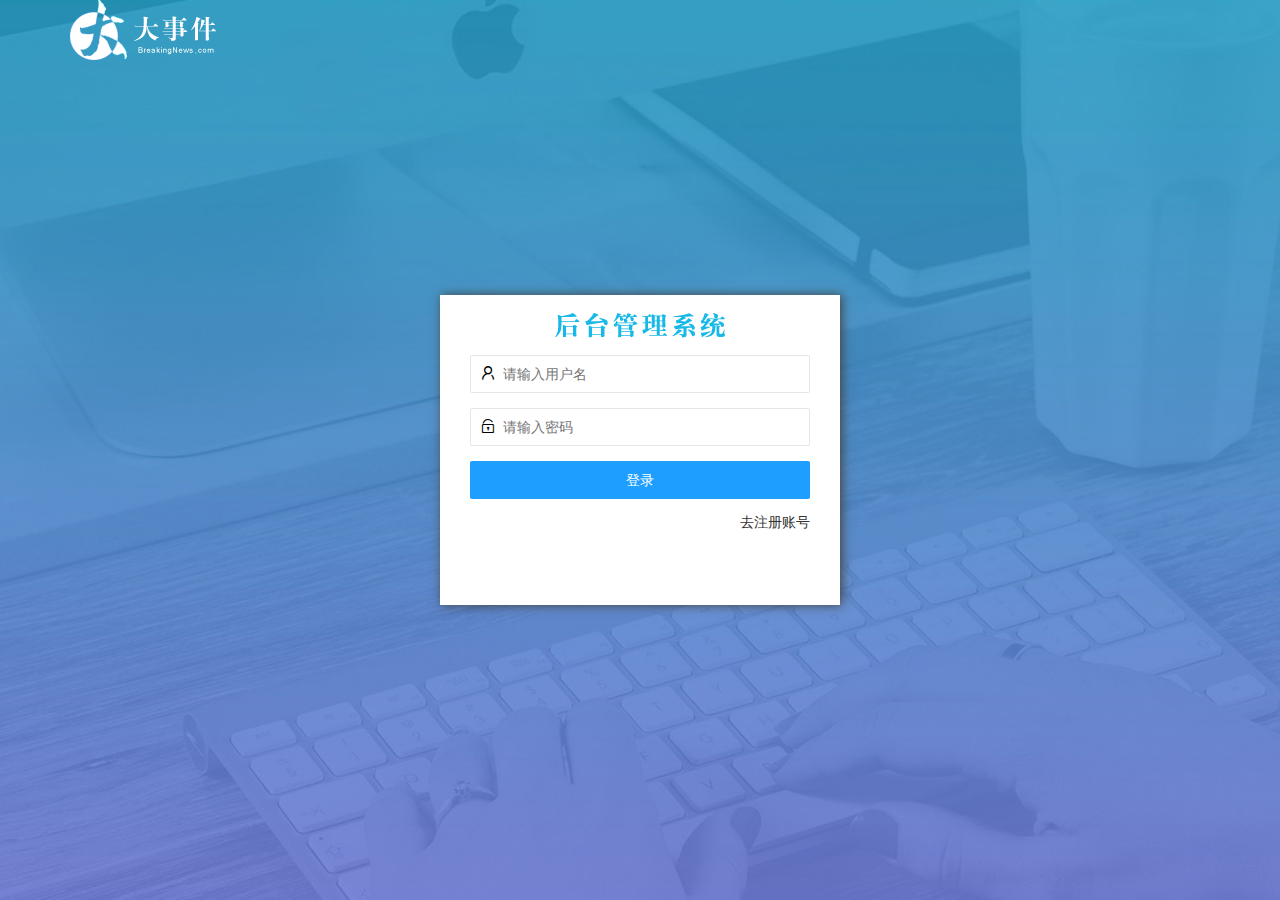
<file: login.html>
<!DOCTYPE html>
<html lang="en">

<head>
    <meta charset="UTF-8" />
    <meta name="viewport" content="width=device-width, initial-scale=1.0" />
    <title>登录/注册</title>
    <!-- 导入 LayUI 的样式 -->
    <link rel="stylesheet" href="./assets/lib/layui/css/layui.css" />
    <!-- 导入自己的样式表 -->
    <link rel="stylesheet" href="./assets/css/login.css" />
</head>

<body>
    <!-- 头部的 Logo 区域 -->
    <div class="layui-main">
        <img src="./assets/images/logo.png" alt="" />
    </div>

    <!-- 登录注册区域 -->
    <div class="loginAndReg">
        <div class="title-box"></div>
        <!-- 登录的div -->
        <div class="login-box">
            <!-- 登录的表单 -->
            <form class="layui-form" id="form_login">
                <!-- 用户名 -->
                <div class="layui-form-item">
                    <i class="layui-icon layui-icon-username"></i>
                    <input type="text" name="username" required lay-verify="required" placeholder="请输入用户名" autocomplete="off" class="layui-input" />
                </div>
                <!-- 密码 -->
                <div class="layui-form-item">
                    <i class="layui-icon layui-icon-password"></i>
                    <input type="password" name="password" required lay-verify="required|pwd" placeholder="请输入密码" autocomplete="off" class="layui-input" />
                </div>
                <!-- 登录按钮 -->
                <div class="layui-form-item">
                    <!-- 注意：表单提交按钮和普通按钮的区别，就是 lay-submit 属性 -->
                    <button class="layui-btn layui-btn-fluid layui-btn-normal" lay-submit>登录</button>
                </div>
                <div class="layui-form-item links">
                    <a href="javascript:;" id="link_reg">去注册账号</a>
                </div>
            </form>
        </div>
        <!-- 注册的div -->
        <div class="reg-box">
            <!-- 注册的表单 -->
            <form class="layui-form" id="form_reg">
                <!-- 用户名 -->
                <div class="layui-form-item">
                    <i class="layui-icon layui-icon-username"></i>
                    <input type="text" name="username" required lay-verify="required" placeholder="请输入用户名" autocomplete="off" class="layui-input" />
                </div>
                <!-- 密码 -->
                <div class="layui-form-item">
                    <i class="layui-icon layui-icon-password"></i>
                    <input type="password" name="password" required lay-verify="required|pwd" placeholder="请输入密码" autocomplete="off" class="layui-input" />
                </div>
                <!-- 密码确认框 -->
                <div class="layui-form-item">
                    <i class="layui-icon layui-icon-password"></i>
                    <input type="password" name="repassword" required lay-verify="required|pwd|repwd" placeholder="再次确认密码" autocomplete="off" class="layui-input" />
                </div>
                <!-- 注册按钮 -->
                <div class="layui-form-item">
                    <!-- 注意：表单提交按钮和普通按钮的区别，就是 lay-submit 属性 -->
                    <button class="layui-btn layui-btn-fluid layui-btn-normal" lay-submit>注册</button>
                </div>
                <div class="layui-form-item links">
                    <a href="javascript:;" id="link_login">去登录</a>
                </div>
            </form>
        </div>
    </div>

    <!-- 导入 Layui 的JS文件 -->
    <script src="./assets/lib/layui/layui.all.js"></script>
    <!-- 导入 JQuery -->
    <script src="./assets/lib/jquery.js"></script>
    <!-- 导入自己封装的 baseAPI.js -->
    <script src="./assets/js/baseAPI.js"></script>
    <!-- 导入自己的 JavaScript 脚本 -->
    <script src="./assets/js/login.js"></script>
</body>

</html>
</file>
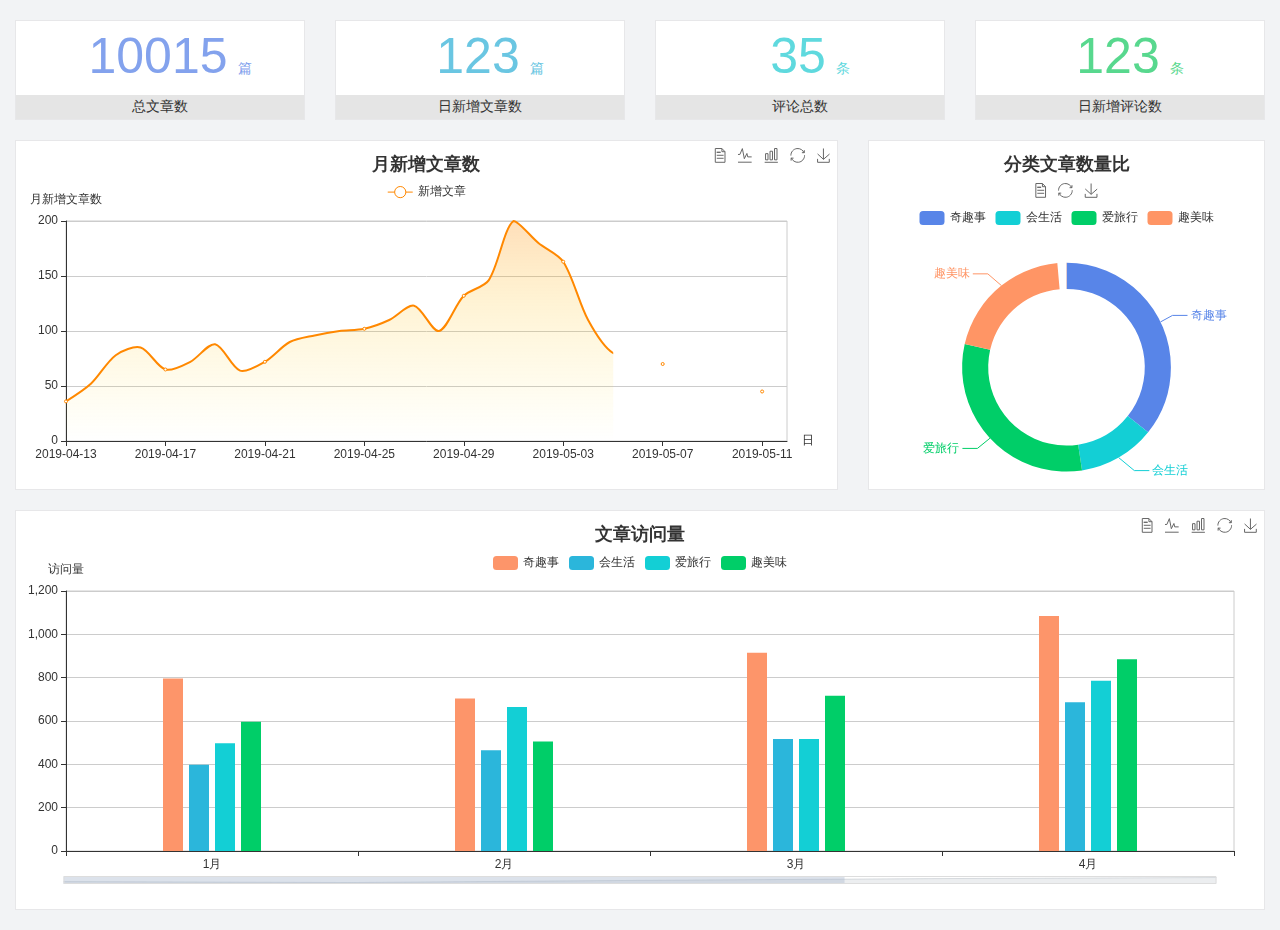
<file: home/dashboard.html>
<!DOCTYPE html>
<html lang="en">

<head>
    <meta charset="UTF-8">
    <meta name="viewport" content="width=device-width, initial-scale=1.0">
    <meta http-equiv="X-UA-Compatible" content="ie=edge">
    <title>图表统计</title>
    <link rel="stylesheet" href="../assets/lib/bootstrap.css" />
    <link rel="stylesheet" href="../assets/lib/main.css" />
    <script src="../assets/lib/jquery.js"></script>
    <script type="text/javascript" src="../assets/lib/echarts.min.js"></script>
</head>

<body>
    <div class="container-fluid">
        <div class="row spannel_list">
            <div class="col-sm-3 col-xs-6">
                <div class="spannel">
                    <em>10015</em><span>篇</span>
                    <b>总文章数</b>
                </div>
            </div>
            <div class="col-sm-3 col-xs-6">
                <div class="spannel scolor01">
                    <em>123</em><span>篇</span>
                    <b>日新增文章数</b>
                </div>
            </div>
            <div class="col-sm-3 col-xs-6">
                <div class="spannel scolor02">
                    <em>35</em><span>条</span>
                    <b>评论总数</b>
                </div>
            </div>
            <div class="col-sm-3 col-xs-6">
                <div class="spannel scolor03">
                    <em>123</em><span>条</span>
                    <b>日新增评论数</b>
                </div>
            </div>
        </div>
    </div>

    <div class="container-fluid">
        <div class="row curve-pie">
            <div class="col-lg-8 col-md-8">
                <div class="gragh_pannel" id="curve_show"></div>
            </div>
            <div class="col-lg-4 col-md-4">
                <div class="gragh_pannel" id="pie_show"></div>
            </div>
        </div>
    </div>

    <div class="container-fluid">
        <div class="column_pannel" id="column_show"></div>
    </div>

    <script>
        var oChart = echarts.init(document.getElementById('curve_show'));
        var aList_all = [{
            'count': 36,
            'date': '2019-04-13'
        }, {
            'count': 52,
            'date': '2019-04-14'
        }, {
            'count': 78,
            'date': '2019-04-15'
        }, {
            'count': 85,
            'date': '2019-04-16'
        }, {
            'count': 65,
            'date': '2019-04-17'
        }, {
            'count': 72,
            'date': '2019-04-18'
        }, {
            'count': 88,
            'date': '2019-04-19'
        }, {
            'count': 64,
            'date': '2019-04-20'
        }, {
            'count': 72,
            'date': '2019-04-21'
        }, {
            'count': 90,
            'date': '2019-04-22'
        }, {
            'count': 96,
            'date': '2019-04-23'
        }, {
            'count': 100,
            'date': '2019-04-24'
        }, {
            'count': 102,
            'date': '2019-04-25'
        }, {
            'count': 110,
            'date': '2019-04-26'
        }, {
            'count': 123,
            'date': '2019-04-27'
        }, {
            'count': 100,
            'date': '2019-04-28'
        }, {
            'count': 132,
            'date': '2019-04-29'
        }, {
            'count': 146,
            'date': '2019-04-30'
        }, {
            'count': 200,
            'date': '2019-05-01'
        }, {
            'count': 180,
            'date': '2019-05-02'
        }, {
            'count': 163,
            'date': '2019-05-03'
        }, {
            'count': 110,
            'date': '2019-05-04'
        }, {
            'count': 80,
            'date': '2019-05-05'
        }, {
            'count': 82,
            'date': '2019-05-06'
        }, {
            'count': 70,
            'date': '2019-05-07'
        }, {
            'count': 65,
            'date': '2019-05-08'
        }, {
            'count': 54,
            'date': '2019-05-09'
        }, {
            'count': 40,
            'date': '2019-05-10'
        }, {
            'count': 45,
            'date': '2019-05-11'
        }, {
            'count': 38,
            'date': '2019-05-12'
        }, ];

        let aCount = [];
        let aDate = [];

        for (var i = 0; i < aList_all.length; i++) {
            aCount.push(aList_all[i].count);
            aDate.push(aList_all[i].date);
        }

        var chartopt = {
            title: {
                text: '月新增文章数',
                left: 'center',
                top: '10'
            },
            tooltip: {
                trigger: 'axis'
            },
            legend: {
                data: ['新增文章'],
                top: '40'
            },
            toolbox: {
                show: true,
                feature: {
                    mark: {
                        show: true
                    },
                    dataView: {
                        show: true,
                        readOnly: false
                    },
                    magicType: {
                        show: true,
                        type: ['line', 'bar']
                    },
                    restore: {
                        show: true
                    },
                    saveAsImage: {
                        show: true
                    }
                }
            },
            calculable: true,
            xAxis: [{
                name: '日',
                type: 'category',
                boundaryGap: false,
                data: aDate
            }],
            yAxis: [{
                name: '月新增文章数',
                type: 'value'
            }],
            series: [{
                name: '新增文章',
                type: 'line',
                smooth: true,
                itemStyle: {
                    normal: {
                        areaStyle: {
                            type: 'default'
                        },
                        color: '#f80'
                    },
                    lineStyle: {
                        color: '#f80'
                    }
                },
                data: aCount
            }],
            areaStyle: {
                normal: {
                    color: new echarts.graphic.LinearGradient(0, 0, 0, 1, [{
                        offset: 0,
                        color: 'rgba(255,136,0,0.39)'
                    }, {
                        offset: .34,
                        color: 'rgba(255,180,0,0.25)'
                    }, {
                        offset: 1,
                        color: 'rgba(255,222,0,0.00)'
                    }])

                }
            },
            grid: {
                show: true,
                x: 50,
                x2: 50,
                y: 80,
                height: 220
            }
        };

        oChart.setOption(chartopt);


        var oPie = echarts.init(document.getElementById('pie_show'));
        var oPieopt = {
            title: {
                top: 10,
                text: '分类文章数量比',
                x: 'center'
            },
            tooltip: {
                trigger: 'item',
                formatter: "{a} <br/>{b} : {c} ({d}%)"
            },
            color: ['#5885e8', '#13cfd5', '#00ce68', '#ff9565'],
            legend: {
                x: 'center',
                top: 65,
                data: ['奇趣事', '会生活', '爱旅行', '趣美味']
            },
            toolbox: {
                show: true,
                x: 'center',
                top: 35,
                feature: {
                    mark: {
                        show: true
                    },
                    dataView: {
                        show: true,
                        readOnly: false
                    },
                    magicType: {
                        show: true,
                        type: ['pie', 'funnel'],
                        option: {
                            funnel: {
                                x: '25%',
                                width: '50%',
                                funnelAlign: 'left',
                                max: 1548
                            }
                        }
                    },
                    restore: {
                        show: true
                    },
                    saveAsImage: {
                        show: true
                    }
                }
            },
            calculable: true,
            series: [{
                name: '访问来源',
                type: 'pie',
                radius: ['45%', '60%'],
                center: ['50%', '65%'],
                data: [{
                    value: 300,
                    name: '奇趣事'
                }, {
                    value: 100,
                    name: '会生活'
                }, {
                    value: 260,
                    name: '爱旅行'
                }, {
                    value: 180,
                    name: '趣美味'
                }]
            }]
        };
        oPie.setOption(oPieopt);



        var oColumn = this.echarts.init(document.getElementById('column_show'));
        var oColumnopt = {
            title: {
                text: '文章访问量',
                left: 'center',
                top: '10'
            },
            tooltip: {
                trigger: 'axis'
            },
            legend: {
                data: ['奇趣事', '会生活', '爱旅行', '趣美味'],
                top: '40'
            },
            toolbox: {
                show: true,
                feature: {
                    mark: {
                        show: true
                    },
                    dataView: {
                        show: true,
                        readOnly: false
                    },
                    magicType: {
                        show: true,
                        type: ['line', 'bar']
                    },
                    restore: {
                        show: true
                    },
                    saveAsImage: {
                        show: true
                    }
                }
            },
            calculable: true,
            xAxis: [{
                type: 'category',
                data: ['1月', '2月', '3月', '4月', '5月']
            }],
            yAxis: [{
                name: '访问量',
                type: 'value'
            }],
            series: [{
                name: '奇趣事',
                type: 'bar',
                barWidth: 20,
                itemStyle: {
                    normal: {
                        areaStyle: {
                            type: 'default'
                        },
                        color: '#fd956a'
                    }
                },
                data: [800, 708, 920, 1090, 1200]
            }, {
                name: '会生活',
                type: 'bar',
                barWidth: 20,
                itemStyle: {
                    normal: {
                        areaStyle: {
                            type: 'default'
                        },
                        color: '#2bb6db'
                    }
                },
                data: [400, 468, 520, 690, 800]
            }, {
                name: '爱旅行',
                type: 'bar',
                barWidth: 20,
                itemStyle: {
                    normal: {
                        areaStyle: {
                            type: 'default'
                        },
                        color: '#13cfd5'
                    }
                },
                data: [500, 668, 520, 790, 900]
            }, {
                name: '趣美味',
                type: 'bar',
                barWidth: 20,
                itemStyle: {
                    normal: {
                        areaStyle: {
                            type: 'default'
                        },
                        color: '#00ce68'
                    }
                },
                data: [600, 508, 720, 890, 1000]
            }],
            grid: {
                show: true,
                x: 50,
                x2: 30,
                y: 80,
                height: 260
            },
            dataZoom: [ //给x轴设置滚动条
                {
                    start: 0, //默认为0
                    end: 100 - 1000 / 31, //默认为100
                    type: 'slider',
                    show: true,
                    xAxisIndex: [0],
                    handleSize: 0, //滑动条的 左右2个滑动条的大小
                    height: 8, //组件高度
                    left: 45, //左边的距离
                    right: 50, //右边的距离
                    bottom: 26, //右边的距离
                    handleColor: '#ddd', //h滑动图标的颜色
                    handleStyle: {
                        borderColor: "#cacaca",
                        borderWidth: "1",
                        shadowBlur: 2,
                        background: "#ddd",
                        shadowColor: "#ddd",
                    }
                }
            ]
        };
        oColumn.setOption(oColumnopt);
    </script>
</body>

</html>
</file>
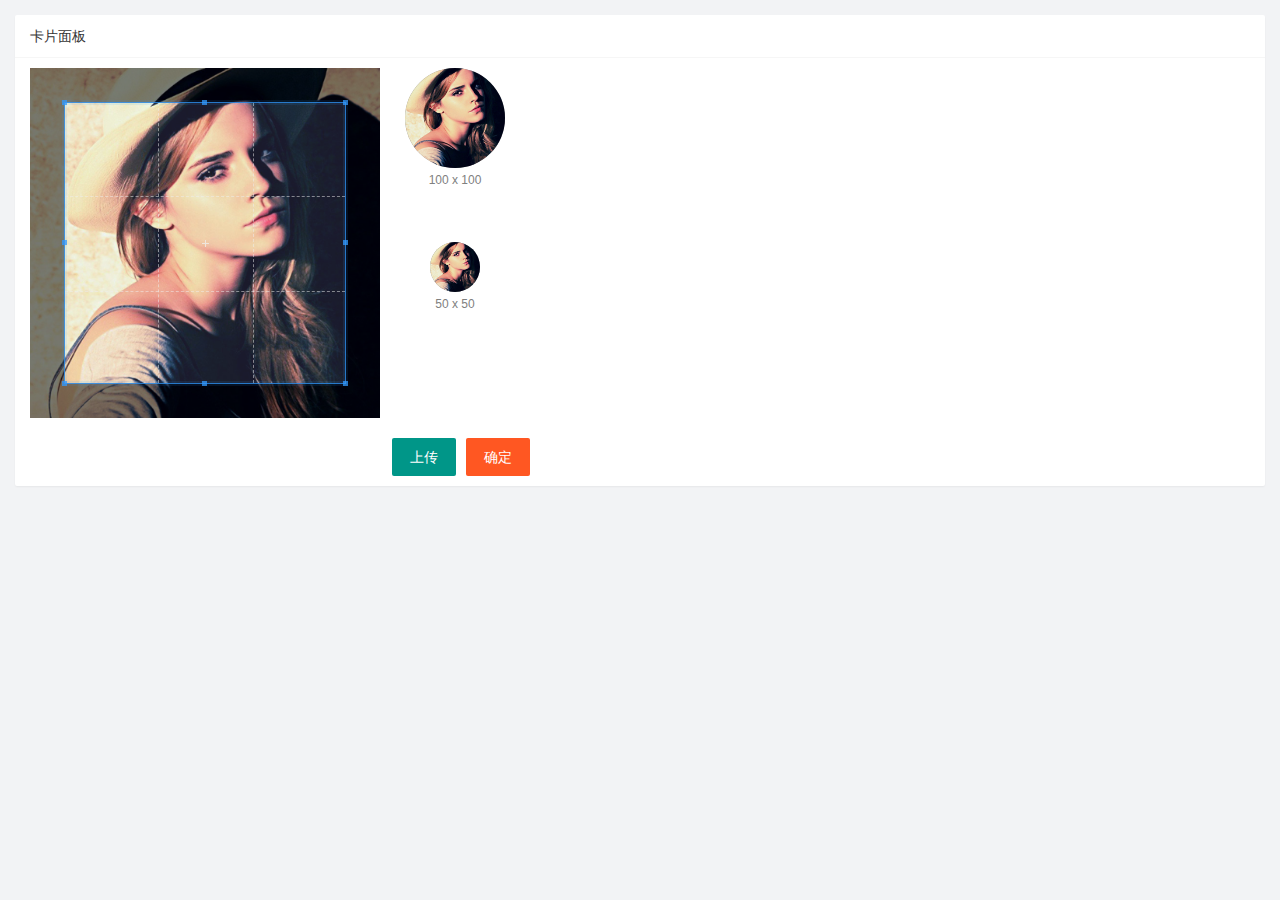
<file: user/user_avatar.html>
<!DOCTYPE html>
<html lang="en">

<head>
    <meta charset="UTF-8">
    <meta http-equiv="X-UA-Compatible" content="IE=edge">
    <meta name="viewport" content="width=device-width, initial-scale=1.0">
    <title>Document</title>
    <!-- layui -->
    <link rel="stylesheet" href="../assets/lib/layui/css/layui.css">
    <!-- user -->
    <link rel="stylesheet" href="../assets/css/user/user_avatar.css">
    <!-- cropper -->
    <link rel="stylesheet" href="../assets/lib/cropper/cropper.css">
</head>

<body>
    <div class="layui-card">
        <div class="layui-card-header">卡片面板</div>
        <div class="layui-card-body">
            <!-- 第一行的图片裁剪和预览区域 -->
            <div class="row1">
                <!-- 图片裁剪区域 -->
                <div class="cropper-box">
                    <!-- 这个 img 标签很重要，将来会把它初始化为裁剪区域 -->
                    <img id="image" src="../assets/images/sample.jpg" />
                </div>
                <!-- 图片的预览区域 -->
                <div class="preview-box">
                    <div>
                        <!-- 宽高为 100px 的预览区域 -->
                        <div class="img-preview w100"></div>
                        <p class="size">100 x 100</p>
                    </div>
                    <div>
                        <!-- 宽高为 50px 的预览区域 -->
                        <div class="img-preview w50"></div>
                        <p class="size">50 x 50</p>
                    </div>
                </div>
            </div>

            <!-- 第二行的按钮区域 -->
            <div class="row2">
                <input type="file" id="file" accept="image/png,image/jpeg" />
                <button type="button" class="layui-btn" id="btnAddImg">上传</button>
                <button type="button" class="layui-btn layui-btn-danger" id="btnUpload">确定</button>
            </div>
        </div>
    </div>
    <script src="../assets/lib/jquery.js"></script>
    <script src="../assets/lib/cropper/Cropper.js"></script>
    <script src="../assets/lib/cropper/jquery-cropper.js"></script>
    <script src="../assets/lib/layui/layui.all.js"></script>
    <script src="../assets/js/baseAPI.js"></script>
    <script src="../assets/js/user_avatar.js"></script>
</body>

</html>
</file>
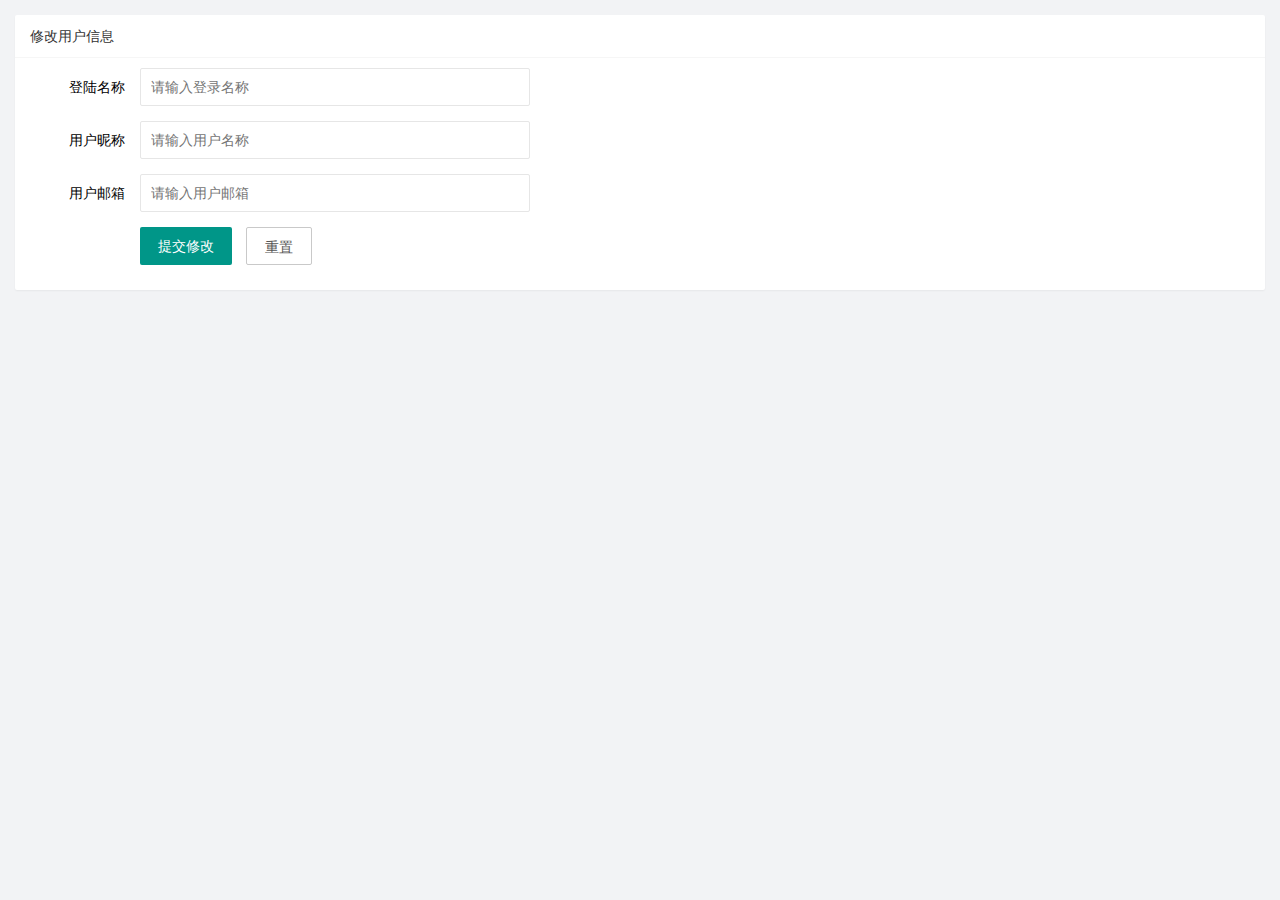
<file: user/user_info.html>
<!DOCTYPE html>
<html lang="en">

<head>
    <meta charset="UTF-8">
    <meta http-equiv="X-UA-Compatible" content="IE=edge">
    <meta name="viewport" content="width=device-width, initial-scale=1.0">
    <title>Document</title>
    <!-- layui -->
    <link rel="stylesheet" href="../assets/lib/layui/css/layui.css">
    <!-- user_info -->
    <link rel="stylesheet" href="../assets/css/user/user_info.css">
</head>

<body>
    <div class="layui-card">
        <div class="layui-card-header">修改用户信息</div>
        <div class="layui-card-body">
            <form class="layui-form" action="" lay-filter="formUserInfo">
                <!-- 这是隐藏域 -->
                <input type="hidden" name="id" value="" />
                <div class="layui-form-item">
                    <label class="layui-form-label">登陆名称</label>
                    <div class="layui-input-block ">
                        <input type="text" name="username" required lay-verify="" placeholder="请输入登录名称" autocomplete="off" class="layui-input onlyUserName" readonly>
                    </div>
                </div>
                <div class="layui-form-item">
                    <label class="layui-form-label">用户昵称</label>
                    <div class="layui-input-block">
                        <input type="text" name="nickname" required lay-verify="required|nickname" placeholder="请输入用户名称" autocomplete="off" class="layui-input">
                    </div>
                </div>
                <div class="layui-form-item">
                    <label class="layui-form-label">用户邮箱</label>
                    <div class="layui-input-block">
                        <input type="text" name="email" required lay-verify="required|email" placeholder="请输入用户邮箱" autocomplete="off" class="layui-input">
                    </div>
                </div>
                <div class="layui-form-item">
                    <div class="layui-input-block">
                        <button class="layui-btn" lay-submit id="btnSubmit">提交修改</button>
                        <button type="reset" class="layui-btn layui-btn-primary" id="btnReset">重置</button>
                    </div>
                </div>
            </form>
        </div>
    </div>
    <script src="../assets/lib/layui/layui.all.js"></script>
    <script src="../assets/lib/jquery.js"></script>
    <!-- baseAPI -->
    <script src="../assets/js/baseAPI.js"></script>
    <script src="../assets/js/user_info.js"></script>
</body>

</html>
</file>
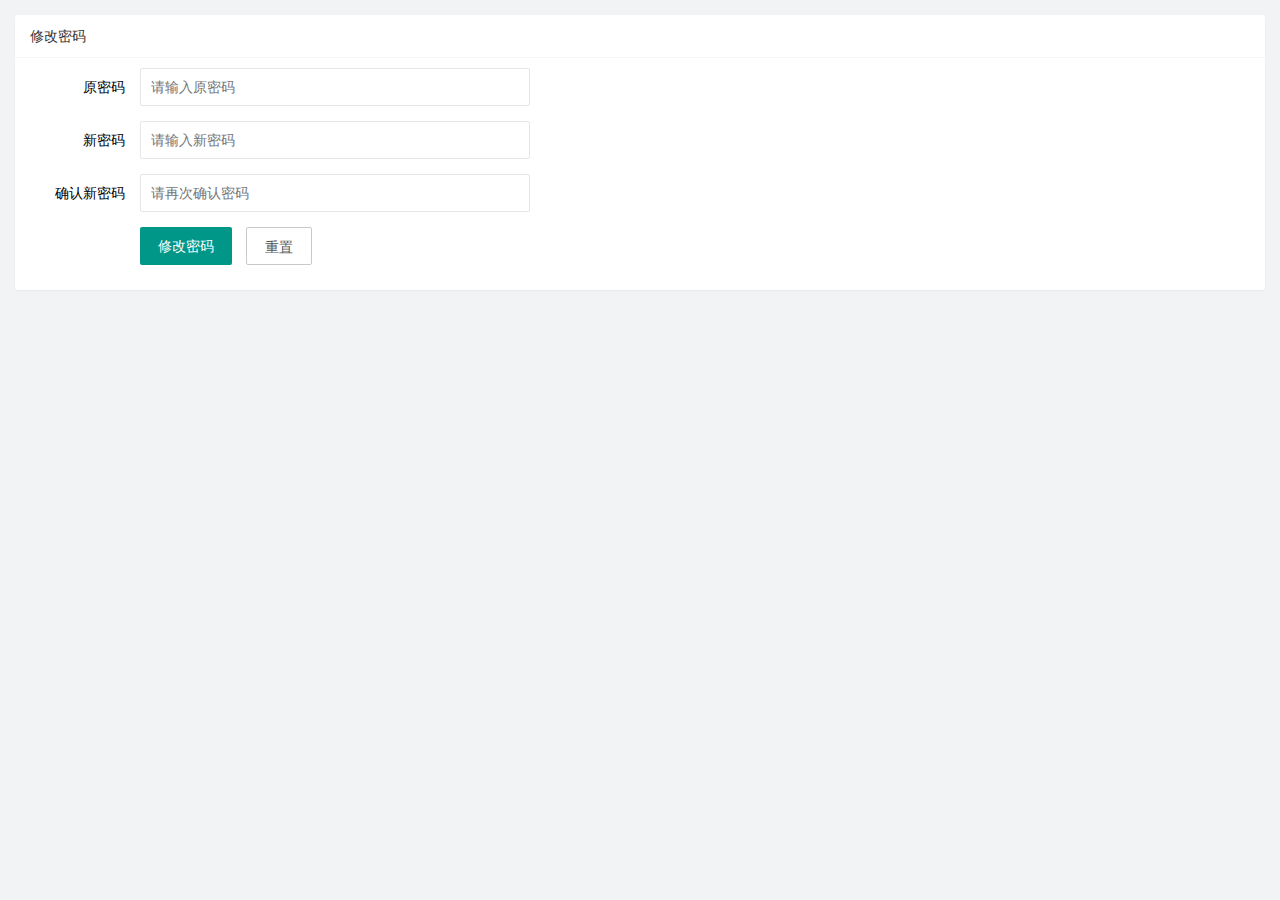
<file: user/user_pwd.html>
<!DOCTYPE html>
<html lang="en">

<head>
    <meta charset="UTF-8">
    <meta http-equiv="X-UA-Compatible" content="IE=edge">
    <meta name="viewport" content="width=device-width, initial-scale=1.0">
    <title>Document</title>
    <!-- layuicss -->
    <link rel="stylesheet" href="../assets/lib/layui/css/layui.css">
    <!-- user -->
    <link rel="stylesheet" href="../assets/css/user/user_pwd.css">
</head>

<body>
    <div class="layui-card">
        <div class="layui-card-header">修改密码</div>
        <div class="layui-card-body">
            <form class="layui-form">
                <div class="layui-form-item">
                    <label class="layui-form-label">原密码</label>
                    <div class="layui-input-block">
                        <input type="password" name="oldPwd" required lay-verify="required|pass" placeholder="请输入原密码" autocomplete="off" class="layui-input">
                    </div>
                </div>
                <div class="layui-form-item">
                    <label class="layui-form-label">新密码</label>
                    <div class="layui-input-block">
                        <input type="password" name="newPwd" required lay-verify="required|pass|samePwd" placeholder="请输入新密码" autocomplete="off" class="layui-input">
                    </div>
                </div>
                <div class="layui-form-item">
                    <label class="layui-form-label">确认新密码</label>
                    <div class="layui-input-block">
                        <input type="password" name="reNewPwd" required lay-verify="required|pass|rePwd" placeholder="请再次确认密码" autocomplete="off" class="layui-input">
                    </div>
                </div>
                <div class="layui-form-item">
                    <div class="layui-input-block">
                        <button class="layui-btn" lay-submit>修改密码</button>
                        <button type="reset" class="layui-btn layui-btn-primary">重置</button>
                    </div>
                </div>
        </div>
    </div>
    <!-- jquery -->
    <script src="../assets/lib/jquery.js"></script>
    <!-- layui -->
    <script src="../assets/lib/layui/layui.all.js"></script>
    <!-- baseAPI -->
    <script src="../assets/js/baseAPI.js"></script>
    <!-- user -->
    <script src="../assets/js/user_pwd.js"></script>
</body>

</html>
</file>
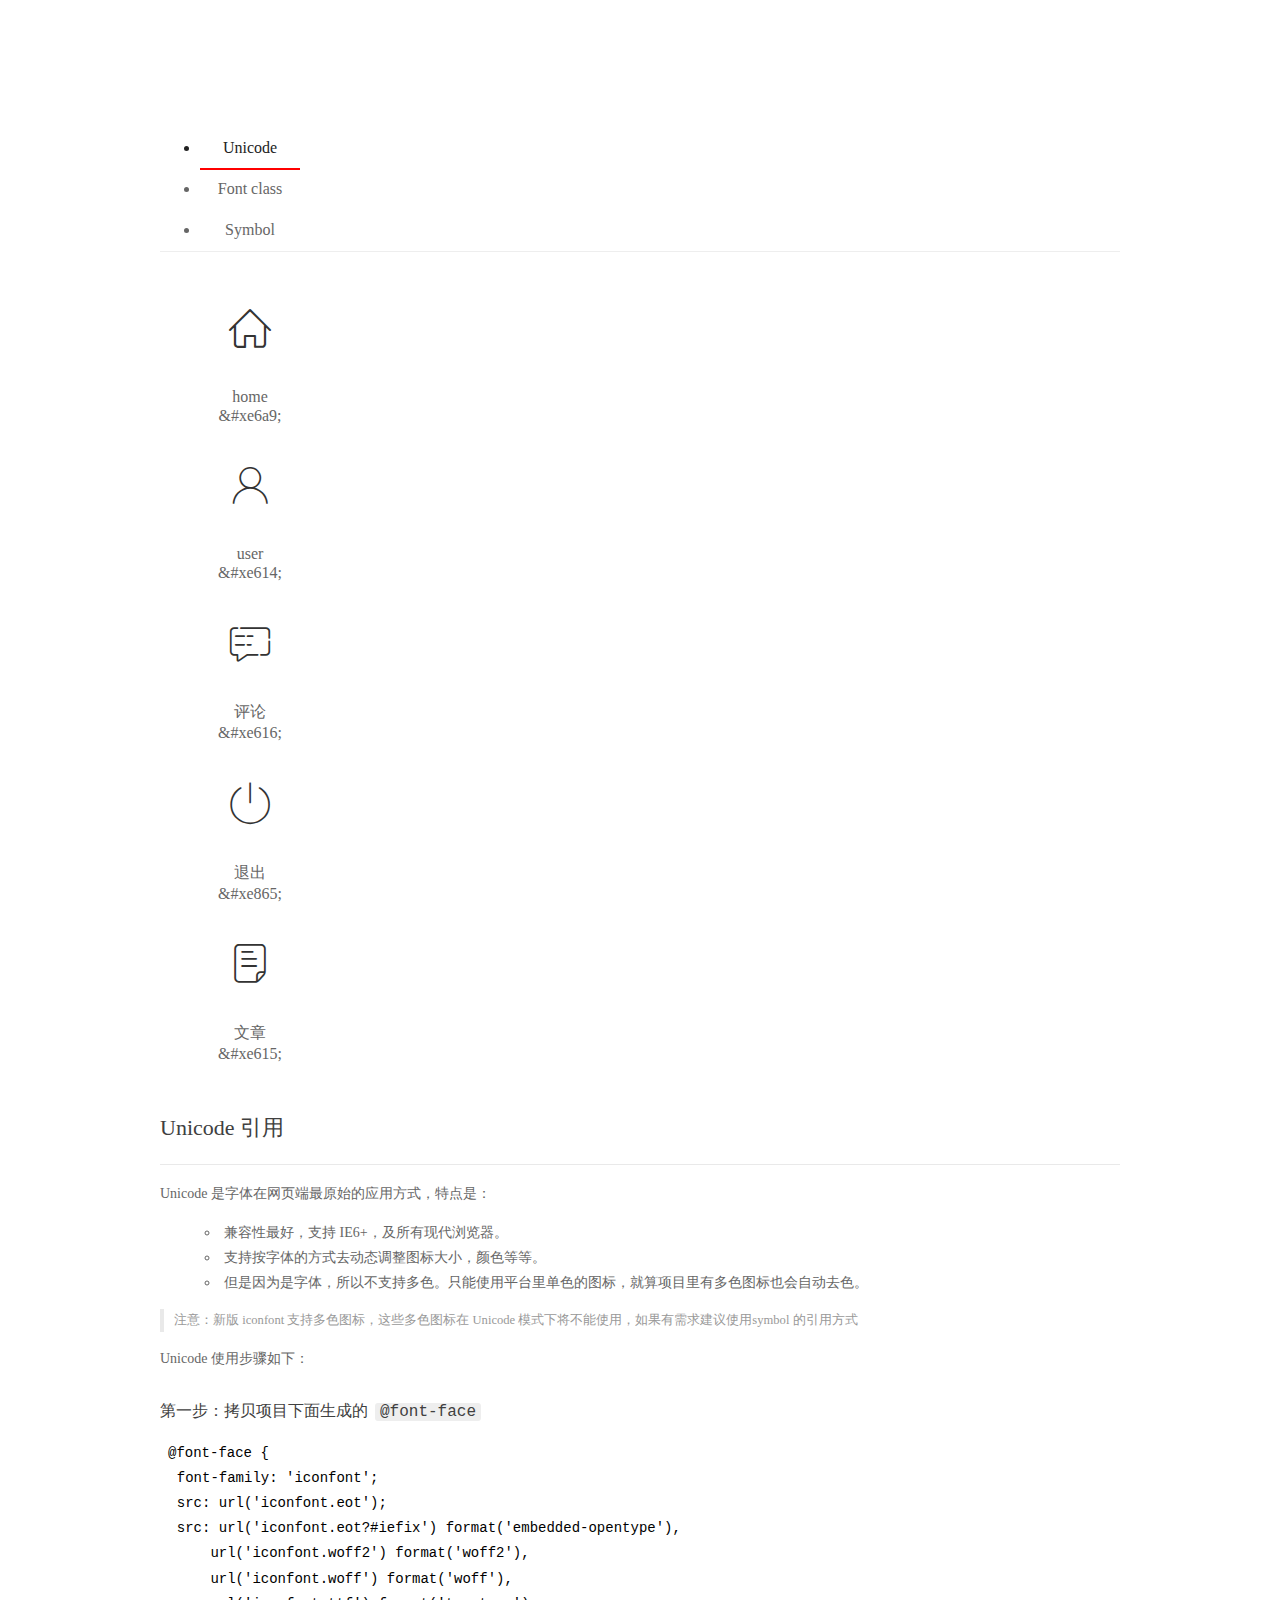
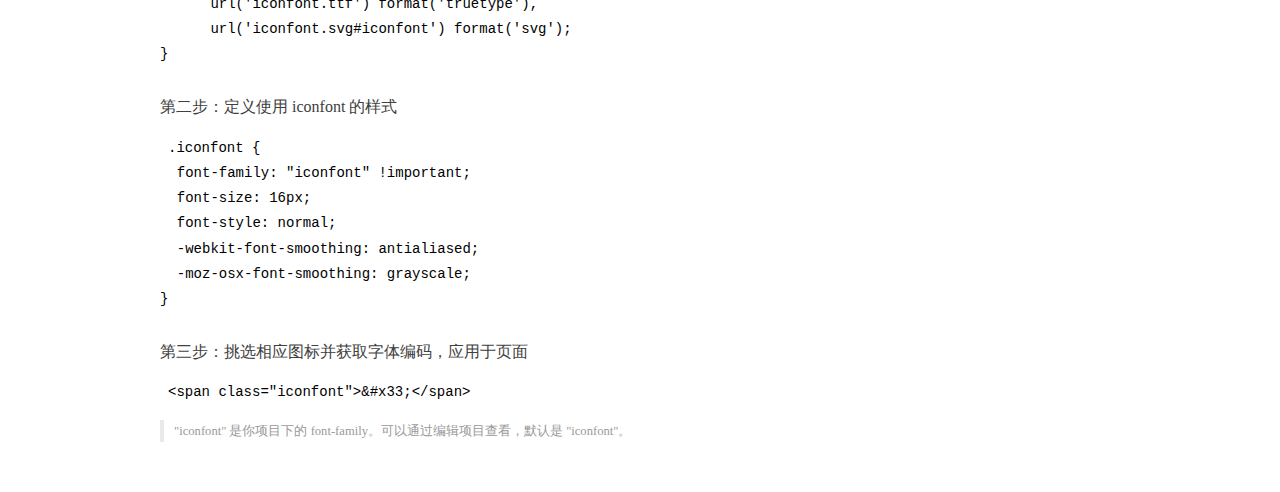
<file: assets/fonts/demo_index.html>
<!DOCTYPE html>
<html>
<head>
  <meta charset="utf-8"/>
  <title>IconFont Demo</title>
  <link rel="shortcut icon" href="https://gtms04.alicdn.com/tps/i4/TB1_oz6GVXXXXaFXpXXJDFnIXXX-64-64.ico" type="image/x-icon"/>
  <link rel="stylesheet" href="https://g.alicdn.com/thx/cube/1.3.2/cube.min.css">
  <link rel="stylesheet" href="demo.css">
  <link rel="stylesheet" href="iconfont.css">
  <script src="iconfont.js"></script>
  <!-- jQuery -->
  <script src="https://a1.alicdn.com/oss/uploads/2018/12/26/7bfddb60-08e8-11e9-9b04-53e73bb6408b.js"></script>
  <!-- 代码高亮 -->
  <script src="https://a1.alicdn.com/oss/uploads/2018/12/26/a3f714d0-08e6-11e9-8a15-ebf944d7534c.js"></script>
</head>
<body>
  <div class="main">
    <h1 class="logo"><a href="https://www.iconfont.cn/" title="iconfont 首页" target="_blank">&#xe86b;</a></h1>
    <div class="nav-tabs">
      <ul id="tabs" class="dib-box">
        <li class="dib active"><span>Unicode</span></li>
        <li class="dib"><span>Font class</span></li>
        <li class="dib"><span>Symbol</span></li>
      </ul>
      
    </div>
    <div class="tab-container">
      <div class="content unicode" style="display: block;">
          <ul class="icon_lists dib-box">
          
            <li class="dib">
              <span class="icon iconfont">&#xe6a9;</span>
                <div class="name">home</div>
                <div class="code-name">&amp;#xe6a9;</div>
              </li>
          
            <li class="dib">
              <span class="icon iconfont">&#xe614;</span>
                <div class="name">user</div>
                <div class="code-name">&amp;#xe614;</div>
              </li>
          
            <li class="dib">
              <span class="icon iconfont">&#xe616;</span>
                <div class="name">评论</div>
                <div class="code-name">&amp;#xe616;</div>
              </li>
          
            <li class="dib">
              <span class="icon iconfont">&#xe865;</span>
                <div class="name">退出</div>
                <div class="code-name">&amp;#xe865;</div>
              </li>
          
            <li class="dib">
              <span class="icon iconfont">&#xe615;</span>
                <div class="name">文章</div>
                <div class="code-name">&amp;#xe615;</div>
              </li>
          
          </ul>
          <div class="article markdown">
          <h2 id="unicode-">Unicode 引用</h2>
          <hr>

          <p>Unicode 是字体在网页端最原始的应用方式，特点是：</p>
          <ul>
            <li>兼容性最好，支持 IE6+，及所有现代浏览器。</li>
            <li>支持按字体的方式去动态调整图标大小，颜色等等。</li>
            <li>但是因为是字体，所以不支持多色。只能使用平台里单色的图标，就算项目里有多色图标也会自动去色。</li>
          </ul>
          <blockquote>
            <p>注意：新版 iconfont 支持多色图标，这些多色图标在 Unicode 模式下将不能使用，如果有需求建议使用symbol 的引用方式</p>
          </blockquote>
          <p>Unicode 使用步骤如下：</p>
          <h3 id="-font-face">第一步：拷贝项目下面生成的 <code>@font-face</code></h3>
<pre><code class="language-css"
>@font-face {
  font-family: 'iconfont';
  src: url('iconfont.eot');
  src: url('iconfont.eot?#iefix') format('embedded-opentype'),
      url('iconfont.woff2') format('woff2'),
      url('iconfont.woff') format('woff'),
      url('iconfont.ttf') format('truetype'),
      url('iconfont.svg#iconfont') format('svg');
}
</code></pre>
          <h3 id="-iconfont-">第二步：定义使用 iconfont 的样式</h3>
<pre><code class="language-css"
>.iconfont {
  font-family: "iconfont" !important;
  font-size: 16px;
  font-style: normal;
  -webkit-font-smoothing: antialiased;
  -moz-osx-font-smoothing: grayscale;
}
</code></pre>
          <h3 id="-">第三步：挑选相应图标并获取字体编码，应用于页面</h3>
<pre>
<code class="language-html"
>&lt;span class="iconfont"&gt;&amp;#x33;&lt;/span&gt;
</code></pre>
          <blockquote>
            <p>"iconfont" 是你项目下的 font-family。可以通过编辑项目查看，默认是 "iconfont"。</p>
          </blockquote>
          </div>
      </div>
      <div class="content font-class">
        <ul class="icon_lists dib-box">
          
          <li class="dib">
            <span class="icon iconfont icon-home"></span>
            <div class="name">
              home
            </div>
            <div class="code-name">.icon-home
            </div>
          </li>
          
          <li class="dib">
            <span class="icon iconfont icon-user"></span>
            <div class="name">
              user
            </div>
            <div class="code-name">.icon-user
            </div>
          </li>
          
          <li class="dib">
            <span class="icon iconfont icon-pinglun"></span>
            <div class="name">
              评论
            </div>
            <div class="code-name">.icon-pinglun
            </div>
          </li>
          
          <li class="dib">
            <span class="icon iconfont icon-tuichu"></span>
            <div class="name">
              退出
            </div>
            <div class="code-name">.icon-tuichu
            </div>
          </li>
          
          <li class="dib">
            <span class="icon iconfont icon-16"></span>
            <div class="name">
              文章
            </div>
            <div class="code-name">.icon-16
            </div>
          </li>
          
        </ul>
        <div class="article markdown">
        <h2 id="font-class-">font-class 引用</h2>
        <hr>

        <p>font-class 是 Unicode 使用方式的一种变种，主要是解决 Unicode 书写不直观，语意不明确的问题。</p>
        <p>与 Unicode 使用方式相比，具有如下特点：</p>
        <ul>
          <li>兼容性良好，支持 IE8+，及所有现代浏览器。</li>
          <li>相比于 Unicode 语意明确，书写更直观。可以很容易分辨这个 icon 是什么。</li>
          <li>因为使用 class 来定义图标，所以当要替换图标时，只需要修改 class 里面的 Unicode 引用。</li>
          <li>不过因为本质上还是使用的字体，所以多色图标还是不支持的。</li>
        </ul>
        <p>使用步骤如下：</p>
        <h3 id="-fontclass-">第一步：引入项目下面生成的 fontclass 代码：</h3>
<pre><code class="language-html">&lt;link rel="stylesheet" href="./iconfont.css"&gt;
</code></pre>
        <h3 id="-">第二步：挑选相应图标并获取类名，应用于页面：</h3>
<pre><code class="language-html">&lt;span class="iconfont icon-xxx"&gt;&lt;/span&gt;
</code></pre>
        <blockquote>
          <p>"
            iconfont" 是你项目下的 font-family。可以通过编辑项目查看，默认是 "iconfont"。</p>
        </blockquote>
      </div>
      </div>
      <div class="content symbol">
          <ul class="icon_lists dib-box">
          
            <li class="dib">
                <svg class="icon svg-icon" aria-hidden="true">
                  <use xlink:href="#icon-home"></use>
                </svg>
                <div class="name">home</div>
                <div class="code-name">#icon-home</div>
            </li>
          
            <li class="dib">
                <svg class="icon svg-icon" aria-hidden="true">
                  <use xlink:href="#icon-user"></use>
                </svg>
                <div class="name">user</div>
                <div class="code-name">#icon-user</div>
            </li>
          
            <li class="dib">
                <svg class="icon svg-icon" aria-hidden="true">
                  <use xlink:href="#icon-pinglun"></use>
                </svg>
                <div class="name">评论</div>
                <div class="code-name">#icon-pinglun</div>
            </li>
          
            <li class="dib">
                <svg class="icon svg-icon" aria-hidden="true">
                  <use xlink:href="#icon-tuichu"></use>
                </svg>
                <div class="name">退出</div>
                <div class="code-name">#icon-tuichu</div>
            </li>
          
            <li class="dib">
                <svg class="icon svg-icon" aria-hidden="true">
                  <use xlink:href="#icon-16"></use>
                </svg>
                <div class="name">文章</div>
                <div class="code-name">#icon-16</div>
            </li>
          
          </ul>
          <div class="article markdown">
          <h2 id="symbol-">Symbol 引用</h2>
          <hr>

          <p>这是一种全新的使用方式，应该说这才是未来的主流，也是平台目前推荐的用法。相关介绍可以参考这篇<a href="">文章</a>
            这种用法其实是做了一个 SVG 的集合，与另外两种相比具有如下特点：</p>
          <ul>
            <li>支持多色图标了，不再受单色限制。</li>
            <li>通过一些技巧，支持像字体那样，通过 <code>font-size</code>, <code>color</code> 来调整样式。</li>
            <li>兼容性较差，支持 IE9+，及现代浏览器。</li>
            <li>浏览器渲染 SVG 的性能一般，还不如 png。</li>
          </ul>
          <p>使用步骤如下：</p>
          <h3 id="-symbol-">第一步：引入项目下面生成的 symbol 代码：</h3>
<pre><code class="language-html">&lt;script src="./iconfont.js"&gt;&lt;/script&gt;
</code></pre>
          <h3 id="-css-">第二步：加入通用 CSS 代码（引入一次就行）：</h3>
<pre><code class="language-html">&lt;style&gt;
.icon {
  width: 1em;
  height: 1em;
  vertical-align: -0.15em;
  fill: currentColor;
  overflow: hidden;
}
&lt;/style&gt;
</code></pre>
          <h3 id="-">第三步：挑选相应图标并获取类名，应用于页面：</h3>
<pre><code class="language-html">&lt;svg class="icon" aria-hidden="true"&gt;
  &lt;use xlink:href="#icon-xxx"&gt;&lt;/use&gt;
&lt;/svg&gt;
</code></pre>
          </div>
      </div>

    </div>
  </div>
  <script>
  $(document).ready(function () {
      $('.tab-container .content:first').show()

      $('#tabs li').click(function (e) {
        var tabContent = $('.tab-container .content')
        var index = $(this).index()

        if ($(this).hasClass('active')) {
          return
        } else {
          $('#tabs li').removeClass('active')
          $(this).addClass('active')

          tabContent.hide().eq(index).fadeIn()
        }
      })
    })
  </script>
</body>
</html>
</file>
<file: assets/lib/layui/css/layui.css>
/** layui-v2.5.5 MIT License By https://www.layui.com */
 .layui-inline,img{display:inline-block;vertical-align:middle}h1,h2,h3,h4,h5,h6{font-weight:400}.layui-edge,.layui-header,.layui-inline,.layui-main{position:relative}.layui-body,.layui-edge,.layui-elip{overflow:hidden}.layui-btn,.layui-edge,.layui-inline,img{vertical-align:middle}.layui-btn,.layui-disabled,.layui-icon,.layui-unselect{-moz-user-select:none;-webkit-user-select:none;-ms-user-select:none}.layui-elip,.layui-form-checkbox span,.layui-form-pane .layui-form-label{text-overflow:ellipsis;white-space:nowrap}.layui-breadcrumb,.layui-tree-btnGroup{visibility:hidden}blockquote,body,button,dd,div,dl,dt,form,h1,h2,h3,h4,h5,h6,input,li,ol,p,pre,td,textarea,th,ul{margin:0;padding:0;-webkit-tap-highlight-color:rgba(0,0,0,0)}a:active,a:hover{outline:0}img{border:none}li{list-style:none}table{border-collapse:collapse;border-spacing:0}h4,h5,h6{font-size:100%}button,input,optgroup,option,select,textarea{font-family:inherit;font-size:inherit;font-style:inherit;font-weight:inherit;outline:0}pre{white-space:pre-wrap;white-space:-moz-pre-wrap;white-space:-pre-wrap;white-space:-o-pre-wrap;word-wrap:break-word}body{line-height:24px;font:14px Helvetica Neue,Helvetica,PingFang SC,Tahoma,Arial,sans-serif}hr{height:1px;margin:10px 0;border:0;clear:both}a{color:#333;text-decoration:none}a:hover{color:#777}a cite{font-style:normal;*cursor:pointer}.layui-border-box,.layui-border-box *{box-sizing:border-box}.layui-box,.layui-box *{box-sizing:content-box}.layui-clear{clear:both;*zoom:1}.layui-clear:after{content:'\20';clear:both;*zoom:1;display:block;height:0}.layui-inline{*display:inline;*zoom:1}.layui-edge{display:inline-block;width:0;height:0;border-width:6px;border-style:dashed;border-color:transparent}.layui-edge-top{top:-4px;border-bottom-color:#999;border-bottom-style:solid}.layui-edge-right{border-left-color:#999;border-left-style:solid}.layui-edge-bottom{top:2px;border-top-color:#999;border-top-style:solid}.layui-edge-left{border-right-color:#999;border-right-style:solid}.layui-disabled,.layui-disabled:hover{color:#d2d2d2!important;cursor:not-allowed!important}.layui-circle{border-radius:100%}.layui-show{display:block!important}.layui-hide{display:none!important}@font-face{font-family:layui-icon;src:url(../font/iconfont.eot?v=250);src:url(../font/iconfont.eot?v=250#iefix) format('embedded-opentype'),url(../font/iconfont.woff2?v=250) format('woff2'),url(../font/iconfont.woff?v=250) format('woff'),url(../font/iconfont.ttf?v=250) format('truetype'),url(../font/iconfont.svg?v=250#layui-icon) format('svg')}.layui-icon{font-family:layui-icon!important;font-size:16px;font-style:normal;-webkit-font-smoothing:antialiased;-moz-osx-font-smoothing:grayscale}.layui-icon-reply-fill:before{content:"\e611"}.layui-icon-set-fill:before{content:"\e614"}.layui-icon-menu-fill:before{content:"\e60f"}.layui-icon-search:before{content:"\e615"}.layui-icon-share:before{content:"\e641"}.layui-icon-set-sm:before{content:"\e620"}.layui-icon-engine:before{content:"\e628"}.layui-icon-close:before{content:"\1006"}.layui-icon-close-fill:before{content:"\1007"}.layui-icon-chart-screen:before{content:"\e629"}.layui-icon-star:before{content:"\e600"}.layui-icon-circle-dot:before{content:"\e617"}.layui-icon-chat:before{content:"\e606"}.layui-icon-release:before{content:"\e609"}.layui-icon-list:before{content:"\e60a"}.layui-icon-chart:before{content:"\e62c"}.layui-icon-ok-circle:before{content:"\1005"}.layui-icon-layim-theme:before{content:"\e61b"}.layui-icon-table:before{content:"\e62d"}.layui-icon-right:before{content:"\e602"}.layui-icon-left:before{content:"\e603"}.layui-icon-cart-simple:before{content:"\e698"}.layui-icon-face-cry:before{content:"\e69c"}.layui-icon-face-smile:before{content:"\e6af"}.layui-icon-survey:before{content:"\e6b2"}.layui-icon-tree:before{content:"\e62e"}.layui-icon-upload-circle:before{content:"\e62f"}.layui-icon-add-circle:before{content:"\e61f"}.layui-icon-download-circle:before{content:"\e601"}.layui-icon-templeate-1:before{content:"\e630"}.layui-icon-util:before{content:"\e631"}.layui-icon-face-surprised:before{content:"\e664"}.layui-icon-edit:before{content:"\e642"}.layui-icon-speaker:before{content:"\e645"}.layui-icon-down:before{content:"\e61a"}.layui-icon-file:before{content:"\e621"}.layui-icon-layouts:before{content:"\e632"}.layui-icon-rate-half:before{content:"\e6c9"}.layui-icon-add-circle-fine:before{content:"\e608"}.layui-icon-prev-circle:before{content:"\e633"}.layui-icon-read:before{content:"\e705"}.layui-icon-404:before{content:"\e61c"}.layui-icon-carousel:before{content:"\e634"}.layui-icon-help:before{content:"\e607"}.layui-icon-code-circle:before{content:"\e635"}.layui-icon-water:before{content:"\e636"}.layui-icon-username:before{content:"\e66f"}.layui-icon-find-fill:before{content:"\e670"}.layui-icon-about:before{content:"\e60b"}.layui-icon-location:before{content:"\e715"}.layui-icon-up:before{content:"\e619"}.layui-icon-pause:before{content:"\e651"}.layui-icon-date:before{content:"\e637"}.layui-icon-layim-uploadfile:before{content:"\e61d"}.layui-icon-delete:before{content:"\e640"}.layui-icon-play:before{content:"\e652"}.layui-icon-top:before{content:"\e604"}.layui-icon-friends:before{content:"\e612"}.layui-icon-refresh-3:before{content:"\e9aa"}.layui-icon-ok:before{content:"\e605"}.layui-icon-layer:before{content:"\e638"}.layui-icon-face-smile-fine:before{content:"\e60c"}.layui-icon-dollar:before{content:"\e659"}.layui-icon-group:before{content:"\e613"}.layui-icon-layim-download:before{content:"\e61e"}.layui-icon-picture-fine:before{content:"\e60d"}.layui-icon-link:before{content:"\e64c"}.layui-icon-diamond:before{content:"\e735"}.layui-icon-log:before{content:"\e60e"}.layui-icon-rate-solid:before{content:"\e67a"}.layui-icon-fonts-del:before{content:"\e64f"}.layui-icon-unlink:before{content:"\e64d"}.layui-icon-fonts-clear:before{content:"\e639"}.layui-icon-triangle-r:before{content:"\e623"}.layui-icon-circle:before{content:"\e63f"}.layui-icon-radio:before{content:"\e643"}.layui-icon-align-center:before{content:"\e647"}.layui-icon-align-right:before{content:"\e648"}.layui-icon-align-left:before{content:"\e649"}.layui-icon-loading-1:before{content:"\e63e"}.layui-icon-return:before{content:"\e65c"}.layui-icon-fonts-strong:before{content:"\e62b"}.layui-icon-upload:before{content:"\e67c"}.layui-icon-dialogue:before{content:"\e63a"}.layui-icon-video:before{content:"\e6ed"}.layui-icon-headset:before{content:"\e6fc"}.layui-icon-cellphone-fine:before{content:"\e63b"}.layui-icon-add-1:before{content:"\e654"}.layui-icon-face-smile-b:before{content:"\e650"}.layui-icon-fonts-html:before{content:"\e64b"}.layui-icon-form:before{content:"\e63c"}.layui-icon-cart:before{content:"\e657"}.layui-icon-camera-fill:before{content:"\e65d"}.layui-icon-tabs:before{content:"\e62a"}.layui-icon-fonts-code:before{content:"\e64e"}.layui-icon-fire:before{content:"\e756"}.layui-icon-set:before{content:"\e716"}.layui-icon-fonts-u:before{content:"\e646"}.layui-icon-triangle-d:before{content:"\e625"}.layui-icon-tips:before{content:"\e702"}.layui-icon-picture:before{content:"\e64a"}.layui-icon-more-vertical:before{content:"\e671"}.layui-icon-flag:before{content:"\e66c"}.layui-icon-loading:before{content:"\e63d"}.layui-icon-fonts-i:before{content:"\e644"}.layui-icon-refresh-1:before{content:"\e666"}.layui-icon-rmb:before{content:"\e65e"}.layui-icon-home:before{content:"\e68e"}.layui-icon-user:before{content:"\e770"}.layui-icon-notice:before{content:"\e667"}.layui-icon-login-weibo:before{content:"\e675"}.layui-icon-voice:before{content:"\e688"}.layui-icon-upload-drag:before{content:"\e681"}.layui-icon-login-qq:before{content:"\e676"}.layui-icon-snowflake:before{content:"\e6b1"}.layui-icon-file-b:before{content:"\e655"}.layui-icon-template:before{content:"\e663"}.layui-icon-auz:before{content:"\e672"}.layui-icon-console:before{content:"\e665"}.layui-icon-app:before{content:"\e653"}.layui-icon-prev:before{content:"\e65a"}.layui-icon-website:before{content:"\e7ae"}.layui-icon-next:before{content:"\e65b"}.layui-icon-component:before{content:"\e857"}.layui-icon-more:before{content:"\e65f"}.layui-icon-login-wechat:before{content:"\e677"}.layui-icon-shrink-right:before{content:"\e668"}.layui-icon-spread-left:before{content:"\e66b"}.layui-icon-camera:before{content:"\e660"}.layui-icon-note:before{content:"\e66e"}.layui-icon-refresh:before{content:"\e669"}.layui-icon-female:before{content:"\e661"}.layui-icon-male:before{content:"\e662"}.layui-icon-password:before{content:"\e673"}.layui-icon-senior:before{content:"\e674"}.layui-icon-theme:before{content:"\e66a"}.layui-icon-tread:before{content:"\e6c5"}.layui-icon-praise:before{content:"\e6c6"}.layui-icon-star-fill:before{content:"\e658"}.layui-icon-rate:before{content:"\e67b"}.layui-icon-template-1:before{content:"\e656"}.layui-icon-vercode:before{content:"\e679"}.layui-icon-cellphone:before{content:"\e678"}.layui-icon-screen-full:before{content:"\e622"}.layui-icon-screen-restore:before{content:"\e758"}.layui-icon-cols:before{content:"\e610"}.layui-icon-export:before{content:"\e67d"}.layui-icon-print:before{content:"\e66d"}.layui-icon-slider:before{content:"\e714"}.layui-icon-addition:before{content:"\e624"}.layui-icon-subtraction:before{content:"\e67e"}.layui-icon-service:before{content:"\e626"}.layui-icon-transfer:before{content:"\e691"}.layui-main{width:1140px;margin:0 auto}.layui-header{z-index:1000;height:60px}.layui-header a:hover{transition:all .5s;-webkit-transition:all .5s}.layui-side{position:fixed;left:0;top:0;bottom:0;z-index:999;width:200px;overflow-x:hidden}.layui-side-scroll{position:relative;width:220px;height:100%;overflow-x:hidden}.layui-body{position:absolute;left:200px;right:0;top:0;bottom:0;z-index:998;width:auto;overflow-y:auto;box-sizing:border-box}.layui-layout-body{overflow:hidden}.layui-layout-admin .layui-header{background-color:#23262E}.layui-layout-admin .layui-side{top:60px;width:200px;overflow-x:hidden}.layui-layout-admin .layui-body{position:fixed;top:60px;bottom:44px}.layui-layout-admin .layui-main{width:auto;margin:0 15px}.layui-layout-admin .layui-footer{position:fixed;left:200px;right:0;bottom:0;height:44px;line-height:44px;padding:0 15px;background-color:#eee}.layui-layout-admin .layui-logo{position:absolute;left:0;top:0;width:200px;height:100%;line-height:60px;text-align:center;color:#009688;font-size:16px}.layui-layout-admin .layui-header .layui-nav{background:0 0}.layui-layout-left{position:absolute!important;left:200px;top:0}.layui-layout-right{position:absolute!important;right:0;top:0}.layui-container{position:relative;margin:0 auto;padding:0 15px;box-sizing:border-box}.layui-fluid{position:relative;margin:0 auto;padding:0 15px}.layui-row:after,.layui-row:before{content:'';display:block;clear:both}.layui-col-lg1,.layui-col-lg10,.layui-col-lg11,.layui-col-lg12,.layui-col-lg2,.layui-col-lg3,.layui-col-lg4,.layui-col-lg5,.layui-col-lg6,.layui-col-lg7,.layui-col-lg8,.layui-col-lg9,.layui-col-md1,.layui-col-md10,.layui-col-md11,.layui-col-md12,.layui-col-md2,.layui-col-md3,.layui-col-md4,.layui-col-md5,.layui-col-md6,.layui-col-md7,.layui-col-md8,.layui-col-md9,.layui-col-sm1,.layui-col-sm10,.layui-col-sm11,.layui-col-sm12,.layui-col-sm2,.layui-col-sm3,.layui-col-sm4,.layui-col-sm5,.layui-col-sm6,.layui-col-sm7,.layui-col-sm8,.layui-col-sm9,.layui-col-xs1,.layui-col-xs10,.layui-col-xs11,.layui-col-xs12,.layui-col-xs2,.layui-col-xs3,.layui-col-xs4,.layui-col-xs5,.layui-col-xs6,.layui-col-xs7,.layui-col-xs8,.layui-col-xs9{position:relative;display:block;box-sizing:border-box}.layui-col-xs1,.layui-col-xs10,.layui-col-xs11,.layui-col-xs12,.layui-col-xs2,.layui-col-xs3,.layui-col-xs4,.layui-col-xs5,.layui-col-xs6,.layui-col-xs7,.layui-col-xs8,.layui-col-xs9{float:left}.layui-col-xs1{width:8.33333333%}.layui-col-xs2{width:16.66666667%}.layui-col-xs3{width:25%}.layui-col-xs4{width:33.33333333%}.layui-col-xs5{width:41.66666667%}.layui-col-xs6{width:50%}.layui-col-xs7{width:58.33333333%}.layui-col-xs8{width:66.66666667%}.layui-col-xs9{width:75%}.layui-col-xs10{width:83.33333333%}.layui-col-xs11{width:91.66666667%}.layui-col-xs12{width:100%}.layui-col-xs-offset1{margin-left:8.33333333%}.layui-col-xs-offset2{margin-left:16.66666667%}.layui-col-xs-offset3{margin-left:25%}.layui-col-xs-offset4{margin-left:33.33333333%}.layui-col-xs-offset5{margin-left:41.66666667%}.layui-col-xs-offset6{margin-left:50%}.layui-col-xs-offset7{margin-left:58.33333333%}.layui-col-xs-offset8{margin-left:66.66666667%}.layui-col-xs-offset9{margin-left:75%}.layui-col-xs-offset10{margin-left:83.33333333%}.layui-col-xs-offset11{margin-left:91.66666667%}.layui-col-xs-offset12{margin-left:100%}@media screen and (max-width:768px){.layui-hide-xs{display:none!important}.layui-show-xs-block{display:block!important}.layui-show-xs-inline{display:inline!important}.layui-show-xs-inline-block{display:inline-block!important}}@media screen and (min-width:768px){.layui-container{width:750px}.layui-hide-sm{display:none!important}.layui-show-sm-block{display:block!important}.layui-show-sm-inline{display:inline!important}.layui-show-sm-inline-block{display:inline-block!important}.layui-col-sm1,.layui-col-sm10,.layui-col-sm11,.layui-col-sm12,.layui-col-sm2,.layui-col-sm3,.layui-col-sm4,.layui-col-sm5,.layui-col-sm6,.layui-col-sm7,.layui-col-sm8,.layui-col-sm9{float:left}.layui-col-sm1{width:8.33333333%}.layui-col-sm2{width:16.66666667%}.layui-col-sm3{width:25%}.layui-col-sm4{width:33.33333333%}.layui-col-sm5{width:41.66666667%}.layui-col-sm6{width:50%}.layui-col-sm7{width:58.33333333%}.layui-col-sm8{width:66.66666667%}.layui-col-sm9{width:75%}.layui-col-sm10{width:83.33333333%}.layui-col-sm11{width:91.66666667%}.layui-col-sm12{width:100%}.layui-col-sm-offset1{margin-left:8.33333333%}.layui-col-sm-offset2{margin-left:16.66666667%}.layui-col-sm-offset3{margin-left:25%}.layui-col-sm-offset4{margin-left:33.33333333%}.layui-col-sm-offset5{margin-left:41.66666667%}.layui-col-sm-offset6{margin-left:50%}.layui-col-sm-offset7{margin-left:58.33333333%}.layui-col-sm-offset8{margin-left:66.66666667%}.layui-col-sm-offset9{margin-left:75%}.layui-col-sm-offset10{margin-left:83.33333333%}.layui-col-sm-offset11{margin-left:91.66666667%}.layui-col-sm-offset12{margin-left:100%}}@media screen and (min-width:992px){.layui-container{width:970px}.layui-hide-md{display:none!important}.layui-show-md-block{display:block!important}.layui-show-md-inline{display:inline!important}.layui-show-md-inline-block{display:inline-block!important}.layui-col-md1,.layui-col-md10,.layui-col-md11,.layui-col-md12,.layui-col-md2,.layui-col-md3,.layui-col-md4,.layui-col-md5,.layui-col-md6,.layui-col-md7,.layui-col-md8,.layui-col-md9{float:left}.layui-col-md1{width:8.33333333%}.layui-col-md2{width:16.66666667%}.layui-col-md3{width:25%}.layui-col-md4{width:33.33333333%}.layui-col-md5{width:41.66666667%}.layui-col-md6{width:50%}.layui-col-md7{width:58.33333333%}.layui-col-md8{width:66.66666667%}.layui-col-md9{width:75%}.layui-col-md10{width:83.33333333%}.layui-col-md11{width:91.66666667%}.layui-col-md12{width:100%}.layui-col-md-offset1{margin-left:8.33333333%}.layui-col-md-offset2{margin-left:16.66666667%}.layui-col-md-offset3{margin-left:25%}.layui-col-md-offset4{margin-left:33.33333333%}.layui-col-md-offset5{margin-left:41.66666667%}.layui-col-md-offset6{margin-left:50%}.layui-col-md-offset7{margin-left:58.33333333%}.layui-col-md-offset8{margin-left:66.66666667%}.layui-col-md-offset9{margin-left:75%}.layui-col-md-offset10{margin-left:83.33333333%}.layui-col-md-offset11{margin-left:91.66666667%}.layui-col-md-offset12{margin-left:100%}}@media screen and (min-width:1200px){.layui-container{width:1170px}.layui-hide-lg{display:none!important}.layui-show-lg-block{display:block!important}.layui-show-lg-inline{display:inline!important}.layui-show-lg-inline-block{display:inline-block!important}.layui-col-lg1,.layui-col-lg10,.layui-col-lg11,.layui-col-lg12,.layui-col-lg2,.layui-col-lg3,.layui-col-lg4,.layui-col-lg5,.layui-col-lg6,.layui-col-lg7,.layui-col-lg8,.layui-col-lg9{float:left}.layui-col-lg1{width:8.33333333%}.layui-col-lg2{width:16.66666667%}.layui-col-lg3{width:25%}.layui-col-lg4{width:33.33333333%}.layui-col-lg5{width:41.66666667%}.layui-col-lg6{width:50%}.layui-col-lg7{width:58.33333333%}.layui-col-lg8{width:66.66666667%}.layui-col-lg9{width:75%}.layui-col-lg10{width:83.33333333%}.layui-col-lg11{width:91.66666667%}.layui-col-lg12{width:100%}.layui-col-lg-offset1{margin-left:8.33333333%}.layui-col-lg-offset2{margin-left:16.66666667%}.layui-col-lg-offset3{margin-left:25%}.layui-col-lg-offset4{margin-left:33.33333333%}.layui-col-lg-offset5{margin-left:41.66666667%}.layui-col-lg-offset6{margin-left:50%}.layui-col-lg-offset7{margin-left:58.33333333%}.layui-col-lg-offset8{margin-left:66.66666667%}.layui-col-lg-offset9{margin-left:75%}.layui-col-lg-offset10{margin-left:83.33333333%}.layui-col-lg-offset11{margin-left:91.66666667%}.layui-col-lg-offset12{margin-left:100%}}.layui-col-space1{margin:-.5px}.layui-col-space1>*{padding:.5px}.layui-col-space3{margin:-1.5px}.layui-col-space3>*{padding:1.5px}.layui-col-space5{margin:-2.5px}.layui-col-space5>*{padding:2.5px}.layui-col-space8{margin:-3.5px}.layui-col-space8>*{padding:3.5px}.layui-col-space10{margin:-5px}.layui-col-space10>*{padding:5px}.layui-col-space12{margin:-6px}.layui-col-space12>*{padding:6px}.layui-col-space15{margin:-7.5px}.layui-col-space15>*{padding:7.5px}.layui-col-space18{margin:-9px}.layui-col-space18>*{padding:9px}.layui-col-space20{margin:-10px}.layui-col-space20>*{padding:10px}.layui-col-space22{margin:-11px}.layui-col-space22>*{padding:11px}.layui-col-space25{margin:-12.5px}.layui-col-space25>*{padding:12.5px}.layui-col-space30{margin:-15px}.layui-col-space30>*{padding:15px}.layui-btn,.layui-input,.layui-select,.layui-textarea,.layui-upload-button{outline:0;-webkit-appearance:none;transition:all .3s;-webkit-transition:all .3s;box-sizing:border-box}.layui-elem-quote{margin-bottom:10px;padding:15px;line-height:22px;border-left:5px solid #009688;border-radius:0 2px 2px 0;background-color:#f2f2f2}.layui-quote-nm{border-style:solid;border-width:1px 1px 1px 5px;background:0 0}.layui-elem-field{margin-bottom:10px;padding:0;border-width:1px;border-style:solid}.layui-elem-field legend{margin-left:20px;padding:0 10px;font-size:20px;font-weight:300}.layui-field-title{margin:10px 0 20px;border-width:1px 0 0}.layui-field-box{padding:10px 15px}.layui-field-title .layui-field-box{padding:10px 0}.layui-progress{position:relative;height:6px;border-radius:20px;background-color:#e2e2e2}.layui-progress-bar{position:absolute;left:0;top:0;width:0;max-width:100%;height:6px;border-radius:20px;text-align:right;background-color:#5FB878;transition:all .3s;-webkit-transition:all .3s}.layui-progress-big,.layui-progress-big .layui-progress-bar{height:18px;line-height:18px}.layui-progress-text{position:relative;top:-20px;line-height:18px;font-size:12px;color:#666}.layui-progress-big .layui-progress-text{position:static;padding:0 10px;color:#fff}.layui-collapse{border-width:1px;border-style:solid;border-radius:2px}.layui-colla-content,.layui-colla-item{border-top-width:1px;border-top-style:solid}.layui-colla-item:first-child{border-top:none}.layui-colla-title{position:relative;height:42px;line-height:42px;padding:0 15px 0 35px;color:#333;background-color:#f2f2f2;cursor:pointer;font-size:14px;overflow:hidden}.layui-colla-content{display:none;padding:10px 15px;line-height:22px;color:#666}.layui-colla-icon{position:absolute;left:15px;top:0;font-size:14px}.layui-card{margin-bottom:15px;border-radius:2px;background-color:#fff;box-shadow:0 1px 2px 0 rgba(0,0,0,.05)}.layui-card:last-child{margin-bottom:0}.layui-card-header{position:relative;height:42px;line-height:42px;padding:0 15px;border-bottom:1px solid #f6f6f6;color:#333;border-radius:2px 2px 0 0;font-size:14px}.layui-bg-black,.layui-bg-blue,.layui-bg-cyan,.layui-bg-green,.layui-bg-orange,.layui-bg-red{color:#fff!important}.layui-card-body{position:relative;padding:10px 15px;line-height:24px}.layui-card-body[pad15]{padding:15px}.layui-card-body[pad20]{padding:20px}.layui-card-body .layui-table{margin:5px 0}.layui-card .layui-tab{margin:0}.layui-panel-window{position:relative;padding:15px;border-radius:0;border-top:5px solid #E6E6E6;background-color:#fff}.layui-auxiliar-moving{position:fixed;left:0;right:0;top:0;bottom:0;width:100%;height:100%;background:0 0;z-index:9999999999}.layui-form-label,.layui-form-mid,.layui-form-select,.layui-input-block,.layui-input-inline,.layui-textarea{position:relative}.layui-bg-red{background-color:#FF5722!important}.layui-bg-orange{background-color:#FFB800!important}.layui-bg-green{background-color:#009688!important}.layui-bg-cyan{background-color:#2F4056!important}.layui-bg-blue{background-color:#1E9FFF!important}.layui-bg-black{background-color:#393D49!important}.layui-bg-gray{background-color:#eee!important;color:#666!important}.layui-badge-rim,.layui-colla-content,.layui-colla-item,.layui-collapse,.layui-elem-field,.layui-form-pane .layui-form-item[pane],.layui-form-pane .layui-form-label,.layui-input,.layui-layedit,.layui-layedit-tool,.layui-quote-nm,.layui-select,.layui-tab-bar,.layui-tab-card,.layui-tab-title,.layui-tab-title .layui-this:after,.layui-textarea{border-color:#e6e6e6}.layui-timeline-item:before,hr{background-color:#e6e6e6}.layui-text{line-height:22px;font-size:14px;color:#666}.layui-text h1,.layui-text h2,.layui-text h3{font-weight:500;color:#333}.layui-text h1{font-size:30px}.layui-text h2{font-size:24px}.layui-text h3{font-size:18px}.layui-text a:not(.layui-btn){color:#01AAED}.layui-text a:not(.layui-btn):hover{text-decoration:underline}.layui-text ul{padding:5px 0 5px 15px}.layui-text ul li{margin-top:5px;list-style-type:disc}.layui-text em,.layui-word-aux{color:#999!important;padding:0 5px!important}.layui-btn{display:inline-block;height:38px;line-height:38px;padding:0 18px;background-color:#009688;color:#fff;white-space:nowrap;text-align:center;font-size:14px;border:none;border-radius:2px;cursor:pointer}.layui-btn:hover{opacity:.8;filter:alpha(opacity=80);color:#fff}.layui-btn:active{opacity:1;filter:alpha(opacity=100)}.layui-btn+.layui-btn{margin-left:10px}.layui-btn-container{font-size:0}.layui-btn-container .layui-btn{margin-right:10px;margin-bottom:10px}.layui-btn-container .layui-btn+.layui-btn{margin-left:0}.layui-table .layui-btn-container .layui-btn{margin-bottom:9px}.layui-btn-radius{border-radius:100px}.layui-btn .layui-icon{margin-right:3px;font-size:18px;vertical-align:bottom;vertical-align:middle\9}.layui-btn-primary{border:1px solid #C9C9C9;background-color:#fff;color:#555}.layui-btn-primary:hover{border-color:#009688;color:#333}.layui-btn-normal{background-color:#1E9FFF}.layui-btn-warm{background-color:#FFB800}.layui-btn-danger{background-color:#FF5722}.layui-btn-checked{background-color:#5FB878}.layui-btn-disabled,.layui-btn-disabled:active,.layui-btn-disabled:hover{border:1px solid #e6e6e6;background-color:#FBFBFB;color:#C9C9C9;cursor:not-allowed;opacity:1}.layui-btn-lg{height:44px;line-height:44px;padding:0 25px;font-size:16px}.layui-btn-sm{height:30px;line-height:30px;padding:0 10px;font-size:12px}.layui-btn-sm i{font-size:16px!important}.layui-btn-xs{height:22px;line-height:22px;padding:0 5px;font-size:12px}.layui-btn-xs i{font-size:14px!important}.layui-btn-group{display:inline-block;vertical-align:middle;font-size:0}.layui-btn-group .layui-btn{margin-left:0!important;margin-right:0!important;border-left:1px solid rgba(255,255,255,.5);border-radius:0}.layui-btn-group .layui-btn-primary{border-left:none}.layui-btn-group .layui-btn-primary:hover{border-color:#C9C9C9;color:#009688}.layui-btn-group .layui-btn:first-child{border-left:none;border-radius:2px 0 0 2px}.layui-btn-group .layui-btn-primary:first-child{border-left:1px solid #c9c9c9}.layui-btn-group .layui-btn:last-child{border-radius:0 2px 2px 0}.layui-btn-group .layui-btn+.layui-btn{margin-left:0}.layui-btn-group+.layui-btn-group{margin-left:10px}.layui-btn-fluid{width:100%}.layui-input,.layui-select,.layui-textarea{height:38px;line-height:1.3;line-height:38px\9;border-width:1px;border-style:solid;background-color:#fff;border-radius:2px}.layui-input::-webkit-input-placeholder,.layui-select::-webkit-input-placeholder,.layui-textarea::-webkit-input-placeholder{line-height:1.3}.layui-input,.layui-textarea{display:block;width:100%;padding-left:10px}.layui-input:hover,.layui-textarea:hover{border-color:#D2D2D2!important}.layui-input:focus,.layui-textarea:focus{border-color:#C9C9C9!important}.layui-textarea{min-height:100px;height:auto;line-height:20px;padding:6px 10px;resize:vertical}.layui-select{padding:0 10px}.layui-form input[type=checkbox],.layui-form input[type=radio],.layui-form select{display:none}.layui-form [lay-ignore]{display:initial}.layui-form-item{margin-bottom:15px;clear:both;*zoom:1}.layui-form-item:after{content:'\20';clear:both;*zoom:1;display:block;height:0}.layui-form-label{float:left;display:block;padding:9px 15px;width:80px;font-weight:400;line-height:20px;text-align:right}.layui-form-label-col{display:block;float:none;padding:9px 0;line-height:20px;text-align:left}.layui-form-item .layui-inline{margin-bottom:5px;margin-right:10px}.layui-input-block{margin-left:110px;min-height:36px}.layui-input-inline{display:inline-block;vertical-align:middle}.layui-form-item .layui-input-inline{float:left;width:190px;margin-right:10px}.layui-form-text .layui-input-inline{width:auto}.layui-form-mid{float:left;display:block;padding:9px 0!important;line-height:20px;margin-right:10px}.layui-form-danger+.layui-form-select .layui-input,.layui-form-danger:focus{border-color:#FF5722!important}.layui-form-select .layui-input{padding-right:30px;cursor:pointer}.layui-form-select .layui-edge{position:absolute;right:10px;top:50%;margin-top:-3px;cursor:pointer;border-width:6px;border-top-color:#c2c2c2;border-top-style:solid;transition:all .3s;-webkit-transition:all .3s}.layui-form-select dl{display:none;position:absolute;left:0;top:42px;padding:5px 0;z-index:899;min-width:100%;border:1px solid #d2d2d2;max-height:300px;overflow-y:auto;background-color:#fff;border-radius:2px;box-shadow:0 2px 4px rgba(0,0,0,.12);box-sizing:border-box}.layui-form-select dl dd,.layui-form-select dl dt{padding:0 10px;line-height:36px;white-space:nowrap;overflow:hidden;text-overflow:ellipsis}.layui-form-select dl dt{font-size:12px;color:#999}.layui-form-select dl dd{cursor:pointer}.layui-form-select dl dd:hover{background-color:#f2f2f2;-webkit-transition:.5s all;transition:.5s all}.layui-form-select .layui-select-group dd{padding-left:20px}.layui-form-select dl dd.layui-select-tips{padding-left:10px!important;color:#999}.layui-form-select dl dd.layui-this{background-color:#5FB878;color:#fff}.layui-form-checkbox,.layui-form-select dl dd.layui-disabled{background-color:#fff}.layui-form-selected dl{display:block}.layui-form-checkbox,.layui-form-checkbox *,.layui-form-switch{display:inline-block;vertical-align:middle}.layui-form-selected .layui-edge{margin-top:-9px;-webkit-transform:rotate(180deg);transform:rotate(180deg);margin-top:-3px\9}:root .layui-form-selected .layui-edge{margin-top:-9px\0/IE9}.layui-form-selectup dl{top:auto;bottom:42px}.layui-select-none{margin:5px 0;text-align:center;color:#999}.layui-select-disabled .layui-disabled{border-color:#eee!important}.layui-select-disabled .layui-edge{border-top-color:#d2d2d2}.layui-form-checkbox{position:relative;height:30px;line-height:30px;margin-right:10px;padding-right:30px;cursor:pointer;font-size:0;-webkit-transition:.1s linear;transition:.1s linear;box-sizing:border-box}.layui-form-checkbox span{padding:0 10px;height:100%;font-size:14px;border-radius:2px 0 0 2px;background-color:#d2d2d2;color:#fff;overflow:hidden}.layui-form-checkbox:hover span{background-color:#c2c2c2}.layui-form-checkbox i{position:absolute;right:0;top:0;width:30px;height:28px;border:1px solid #d2d2d2;border-left:none;border-radius:0 2px 2px 0;color:#fff;font-size:20px;text-align:center}.layui-form-checkbox:hover i{border-color:#c2c2c2;color:#c2c2c2}.layui-form-checked,.layui-form-checked:hover{border-color:#5FB878}.layui-form-checked span,.layui-form-checked:hover span{background-color:#5FB878}.layui-form-checked i,.layui-form-checked:hover i{color:#5FB878}.layui-form-item .layui-form-checkbox{margin-top:4px}.layui-form-checkbox[lay-skin=primary]{height:auto!important;line-height:normal!important;min-width:18px;min-height:18px;border:none!important;margin-right:0;padding-left:28px;padding-right:0;background:0 0}.layui-form-checkbox[lay-skin=primary] span{padding-left:0;padding-right:15px;line-height:18px;background:0 0;color:#666}.layui-form-checkbox[lay-skin=primary] i{right:auto;left:0;width:16px;height:16px;line-height:16px;border:1px solid #d2d2d2;font-size:12px;border-radius:2px;background-color:#fff;-webkit-transition:.1s linear;transition:.1s linear}.layui-form-checkbox[lay-skin=primary]:hover i{border-color:#5FB878;color:#fff}.layui-form-checked[lay-skin=primary] i{border-color:#5FB878!important;background-color:#5FB878;color:#fff}.layui-checkbox-disbaled[lay-skin=primary] span{background:0 0!important;color:#c2c2c2}.layui-checkbox-disbaled[lay-skin=primary]:hover i{border-color:#d2d2d2}.layui-form-item .layui-form-checkbox[lay-skin=primary]{margin-top:10px}.layui-form-switch{position:relative;height:22px;line-height:22px;min-width:35px;padding:0 5px;margin-top:8px;border:1px solid #d2d2d2;border-radius:20px;cursor:pointer;background-color:#fff;-webkit-transition:.1s linear;transition:.1s linear}.layui-form-switch i{position:absolute;left:5px;top:3px;width:16px;height:16px;border-radius:20px;background-color:#d2d2d2;-webkit-transition:.1s linear;transition:.1s linear}.layui-form-switch em{position:relative;top:0;width:25px;margin-left:21px;padding:0!important;text-align:center!important;color:#999!important;font-style:normal!important;font-size:12px}.layui-form-onswitch{border-color:#5FB878;background-color:#5FB878}.layui-checkbox-disbaled,.layui-checkbox-disbaled i{border-color:#e2e2e2!important}.layui-form-onswitch i{left:100%;margin-left:-21px;background-color:#fff}.layui-form-onswitch em{margin-left:5px;margin-right:21px;color:#fff!important}.layui-checkbox-disbaled span{background-color:#e2e2e2!important}.layui-checkbox-disbaled:hover i{color:#fff!important}[lay-radio]{display:none}.layui-form-radio,.layui-form-radio *{display:inline-block;vertical-align:middle}.layui-form-radio{line-height:28px;margin:6px 10px 0 0;padding-right:10px;cursor:pointer;font-size:0}.layui-form-radio *{font-size:14px}.layui-form-radio>i{margin-right:8px;font-size:22px;color:#c2c2c2}.layui-form-radio>i:hover,.layui-form-radioed>i{color:#5FB878}.layui-radio-disbaled>i{color:#e2e2e2!important}.layui-form-pane .layui-form-label{width:110px;padding:8px 15px;height:38px;line-height:20px;border-width:1px;border-style:solid;border-radius:2px 0 0 2px;text-align:center;background-color:#FBFBFB;overflow:hidden;box-sizing:border-box}.layui-form-pane .layui-input-inline{margin-left:-1px}.layui-form-pane .layui-input-block{margin-left:110px;left:-1px}.layui-form-pane .layui-input{border-radius:0 2px 2px 0}.layui-form-pane .layui-form-text .layui-form-label{float:none;width:100%;border-radius:2px;box-sizing:border-box;text-align:left}.layui-form-pane .layui-form-text .layui-input-inline{display:block;margin:0;top:-1px;clear:both}.layui-form-pane .layui-form-text .layui-input-block{margin:0;left:0;top:-1px}.layui-form-pane .layui-form-text .layui-textarea{min-height:100px;border-radius:0 0 2px 2px}.layui-form-pane .layui-form-checkbox{margin:4px 0 4px 10px}.layui-form-pane .layui-form-radio,.layui-form-pane .layui-form-switch{margin-top:6px;margin-left:10px}.layui-form-pane .layui-form-item[pane]{position:relative;border-width:1px;border-style:solid}.layui-form-pane .layui-form-item[pane] .layui-form-label{position:absolute;left:0;top:0;height:100%;border-width:0 1px 0 0}.layui-form-pane .layui-form-item[pane] .layui-input-inline{margin-left:110px}@media screen and (max-width:450px){.layui-form-item .layui-form-label{text-overflow:ellipsis;overflow:hidden;white-space:nowrap}.layui-form-item .layui-inline{display:block;margin-right:0;margin-bottom:20px;clear:both}.layui-form-item .layui-inline:after{content:'\20';clear:both;display:block;height:0}.layui-form-item .layui-input-inline{display:block;float:none;left:-3px;width:auto;margin:0 0 10px 112px}.layui-form-item .layui-input-inline+.layui-form-mid{margin-left:110px;top:-5px;padding:0}.layui-form-item .layui-form-checkbox{margin-right:5px;margin-bottom:5px}}.layui-layedit{border-width:1px;border-style:solid;border-radius:2px}.layui-layedit-tool{padding:3px 5px;border-bottom-width:1px;border-bottom-style:solid;font-size:0}.layedit-tool-fixed{position:fixed;top:0;border-top:1px solid #e2e2e2}.layui-layedit-tool .layedit-tool-mid,.layui-layedit-tool .layui-icon{display:inline-block;vertical-align:middle;text-align:center;font-size:14px}.layui-layedit-tool .layui-icon{position:relative;width:32px;height:30px;line-height:30px;margin:3px 5px;color:#777;cursor:pointer;border-radius:2px}.layui-layedit-tool .layui-icon:hover{color:#393D49}.layui-layedit-tool .layui-icon:active{color:#000}.layui-layedit-tool .layedit-tool-active{background-color:#e2e2e2;color:#000}.layui-layedit-tool .layui-disabled,.layui-layedit-tool .layui-disabled:hover{color:#d2d2d2;cursor:not-allowed}.layui-layedit-tool .layedit-tool-mid{width:1px;height:18px;margin:0 10px;background-color:#d2d2d2}.layedit-tool-html{width:50px!important;font-size:30px!important}.layedit-tool-b,.layedit-tool-code,.layedit-tool-help{font-size:16px!important}.layedit-tool-d,.layedit-tool-face,.layedit-tool-image,.layedit-tool-unlink{font-size:18px!important}.layedit-tool-image input{position:absolute;font-size:0;left:0;top:0;width:100%;height:100%;opacity:.01;filter:Alpha(opacity=1);cursor:pointer}.layui-layedit-iframe iframe{display:block;width:100%}#LAY_layedit_code{overflow:hidden}.layui-laypage{display:inline-block;*display:inline;*zoom:1;vertical-align:middle;margin:10px 0;font-size:0}.layui-laypage>a:first-child,.layui-laypage>a:first-child em{border-radius:2px 0 0 2px}.layui-laypage>a:last-child,.layui-laypage>a:last-child em{border-radius:0 2px 2px 0}.layui-laypage>:first-child{margin-left:0!important}.layui-laypage>:last-child{margin-right:0!important}.layui-laypage a,.layui-laypage button,.layui-laypage input,.layui-laypage select,.layui-laypage span{border:1px solid #e2e2e2}.layui-laypage a,.layui-laypage span{display:inline-block;*display:inline;*zoom:1;vertical-align:middle;padding:0 15px;height:28px;line-height:28px;margin:0 -1px 5px 0;background-color:#fff;color:#333;font-size:12px}.layui-flow-more a *,.layui-laypage input,.layui-table-view select[lay-ignore]{display:inline-block}.layui-laypage a:hover{color:#009688}.layui-laypage em{font-style:normal}.layui-laypage .layui-laypage-spr{color:#999;font-weight:700}.layui-laypage a{text-decoration:none}.layui-laypage .layui-laypage-curr{position:relative}.layui-laypage .layui-laypage-curr em{position:relative;color:#fff}.layui-laypage .layui-laypage-curr .layui-laypage-em{position:absolute;left:-1px;top:-1px;padding:1px;width:100%;height:100%;background-color:#009688}.layui-laypage-em{border-radius:2px}.layui-laypage-next em,.layui-laypage-prev em{font-family:Sim sun;font-size:16px}.layui-laypage .layui-laypage-count,.layui-laypage .layui-laypage-limits,.layui-laypage .layui-laypage-refresh,.layui-laypage .layui-laypage-skip{margin-left:10px;margin-right:10px;padding:0;border:none}.layui-laypage .layui-laypage-limits,.layui-laypage .layui-laypage-refresh{vertical-align:top}.layui-laypage .layui-laypage-refresh i{font-size:18px;cursor:pointer}.layui-laypage select{height:22px;padding:3px;border-radius:2px;cursor:pointer}.layui-laypage .layui-laypage-skip{height:30px;line-height:30px;color:#999}.layui-laypage button,.layui-laypage input{height:30px;line-height:30px;border-radius:2px;vertical-align:top;background-color:#fff;box-sizing:border-box}.layui-laypage input{width:40px;margin:0 10px;padding:0 3px;text-align:center}.layui-laypage input:focus,.layui-laypage select:focus{border-color:#009688!important}.layui-laypage button{margin-left:10px;padding:0 10px;cursor:pointer}.layui-table,.layui-table-view{margin:10px 0}.layui-flow-more{margin:10px 0;text-align:center;color:#999;font-size:14px}.layui-flow-more a{height:32px;line-height:32px}.layui-flow-more a *{vertical-align:top}.layui-flow-more a cite{padding:0 20px;border-radius:3px;background-color:#eee;color:#333;font-style:normal}.layui-flow-more a cite:hover{opacity:.8}.layui-flow-more a i{font-size:30px;color:#737383}.layui-table{width:100%;background-color:#fff;color:#666}.layui-table tr{transition:all .3s;-webkit-transition:all .3s}.layui-table th{text-align:left;font-weight:400}.layui-table tbody tr:hover,.layui-table thead tr,.layui-table-click,.layui-table-header,.layui-table-hover,.layui-table-mend,.layui-table-patch,.layui-table-tool,.layui-table-total,.layui-table-total tr,.layui-table[lay-even] tr:nth-child(even){background-color:#f2f2f2}.layui-table td,.layui-table th,.layui-table-col-set,.layui-table-fixed-r,.layui-table-grid-down,.layui-table-header,.layui-table-page,.layui-table-tips-main,.layui-table-tool,.layui-table-total,.layui-table-view,.layui-table[lay-skin=line],.layui-table[lay-skin=row]{border-width:1px;border-style:solid;border-color:#e6e6e6}.layui-table td,.layui-table th{position:relative;padding:9px 15px;min-height:20px;line-height:20px;font-size:14px}.layui-table[lay-skin=line] td,.layui-table[lay-skin=line] th{border-width:0 0 1px}.layui-table[lay-skin=row] td,.layui-table[lay-skin=row] th{border-width:0 1px 0 0}.layui-table[lay-skin=nob] td,.layui-table[lay-skin=nob] th{border:none}.layui-table img{max-width:100px}.layui-table[lay-size=lg] td,.layui-table[lay-size=lg] th{padding:15px 30px}.layui-table-view .layui-table[lay-size=lg] .layui-table-cell{height:40px;line-height:40px}.layui-table[lay-size=sm] td,.layui-table[lay-size=sm] th{font-size:12px;padding:5px 10px}.layui-table-view .layui-table[lay-size=sm] .layui-table-cell{height:20px;line-height:20px}.layui-table[lay-data]{display:none}.layui-table-box{position:relative;overflow:hidden}.layui-table-view .layui-table{position:relative;width:auto;margin:0}.layui-table-view .layui-table[lay-skin=line]{border-width:0 1px 0 0}.layui-table-view .layui-table[lay-skin=row]{border-width:0 0 1px}.layui-table-view .layui-table td,.layui-table-view .layui-table th{padding:5px 0;border-top:none;border-left:none}.layui-table-view .layui-table th.layui-unselect .layui-table-cell span{cursor:pointer}.layui-table-view .layui-table td{cursor:default}.layui-table-view .layui-table td[data-edit=text]{cursor:text}.layui-table-view .layui-form-checkbox[lay-skin=primary] i{width:18px;height:18px}.layui-table-view .layui-form-radio{line-height:0;padding:0}.layui-table-view .layui-form-radio>i{margin:0;font-size:20px}.layui-table-init{position:absolute;left:0;top:0;width:100%;height:100%;text-align:center;z-index:110}.layui-table-init .layui-icon{position:absolute;left:50%;top:50%;margin:-15px 0 0 -15px;font-size:30px;color:#c2c2c2}.layui-table-header{border-width:0 0 1px;overflow:hidden}.layui-table-header .layui-table{margin-bottom:-1px}.layui-table-tool .layui-inline[lay-event]{position:relative;width:26px;height:26px;padding:5px;line-height:16px;margin-right:10px;text-align:center;color:#333;border:1px solid #ccc;cursor:pointer;-webkit-transition:.5s all;transition:.5s all}.layui-table-tool .layui-inline[lay-event]:hover{border:1px solid #999}.layui-table-tool-temp{padding-right:120px}.layui-table-tool-self{position:absolute;right:17px;top:10px}.layui-table-tool .layui-table-tool-self .layui-inline[lay-event]{margin:0 0 0 10px}.layui-table-tool-panel{position:absolute;top:29px;left:-1px;padding:5px 0;min-width:150px;min-height:40px;border:1px solid #d2d2d2;text-align:left;overflow-y:auto;background-color:#fff;box-shadow:0 2px 4px rgba(0,0,0,.12)}.layui-table-cell,.layui-table-tool-panel li{overflow:hidden;text-overflow:ellipsis;white-space:nowrap}.layui-table-tool-panel li{padding:0 10px;line-height:30px;-webkit-transition:.5s all;transition:.5s all}.layui-table-tool-panel li .layui-form-checkbox[lay-skin=primary]{width:100%;padding-left:28px}.layui-table-tool-panel li:hover{background-color:#f2f2f2}.layui-table-tool-panel li .layui-form-checkbox[lay-skin=primary] i{position:absolute;left:0;top:0}.layui-table-tool-panel li .layui-form-checkbox[lay-skin=primary] span{padding:0}.layui-table-tool .layui-table-tool-self .layui-table-tool-panel{left:auto;right:-1px}.layui-table-col-set{position:absolute;right:0;top:0;width:20px;height:100%;border-width:0 0 0 1px;background-color:#fff}.layui-table-sort{width:10px;height:20px;margin-left:5px;cursor:pointer!important}.layui-table-sort .layui-edge{position:absolute;left:5px;border-width:5px}.layui-table-sort .layui-table-sort-asc{top:3px;border-top:none;border-bottom-style:solid;border-bottom-color:#b2b2b2}.layui-table-sort .layui-table-sort-asc:hover{border-bottom-color:#666}.layui-table-sort .layui-table-sort-desc{bottom:5px;border-bottom:none;border-top-style:solid;border-top-color:#b2b2b2}.layui-table-sort .layui-table-sort-desc:hover{border-top-color:#666}.layui-table-sort[lay-sort=asc] .layui-table-sort-asc{border-bottom-color:#000}.layui-table-sort[lay-sort=desc] .layui-table-sort-desc{border-top-color:#000}.layui-table-cell{height:28px;line-height:28px;padding:0 15px;position:relative;box-sizing:border-box}.layui-table-cell .layui-form-checkbox[lay-skin=primary]{top:-1px;padding:0}.layui-table-cell .layui-table-link{color:#01AAED}.laytable-cell-checkbox,.laytable-cell-numbers,.laytable-cell-radio,.laytable-cell-space{padding:0;text-align:center}.layui-table-body{position:relative;overflow:auto;margin-right:-1px;margin-bottom:-1px}.layui-table-body .layui-none{line-height:26px;padding:15px;text-align:center;color:#999}.layui-table-fixed{position:absolute;left:0;top:0;z-index:101}.layui-table-fixed .layui-table-body{overflow:hidden}.layui-table-fixed-l{box-shadow:0 -1px 8px rgba(0,0,0,.08)}.layui-table-fixed-r{left:auto;right:-1px;border-width:0 0 0 1px;box-shadow:-1px 0 8px rgba(0,0,0,.08)}.layui-table-fixed-r .layui-table-header{position:relative;overflow:visible}.layui-table-mend{position:absolute;right:-49px;top:0;height:100%;width:50px}.layui-table-tool{position:relative;z-index:890;width:100%;min-height:50px;line-height:30px;padding:10px 15px;border-width:0 0 1px}.layui-table-tool .layui-btn-container{margin-bottom:-10px}.layui-table-page,.layui-table-total{border-width:1px 0 0;margin-bottom:-1px;overflow:hidden}.layui-table-page{position:relative;width:100%;padding:7px 7px 0;height:41px;font-size:12px;white-space:nowrap}.layui-table-page>div{height:26px}.layui-table-page .layui-laypage{margin:0}.layui-table-page .layui-laypage a,.layui-table-page .layui-laypage span{height:26px;line-height:26px;margin-bottom:10px;border:none;background:0 0}.layui-table-page .layui-laypage a,.layui-table-page .layui-laypage span.layui-laypage-curr{padding:0 12px}.layui-table-page .layui-laypage span{margin-left:0;padding:0}.layui-table-page .layui-laypage .layui-laypage-prev{margin-left:-7px!important}.layui-table-page .layui-laypage .layui-laypage-curr .layui-laypage-em{left:0;top:0;padding:0}.layui-table-page .layui-laypage button,.layui-table-page .layui-laypage input{height:26px;line-height:26px}.layui-table-page .layui-laypage input{width:40px}.layui-table-page .layui-laypage button{padding:0 10px}.layui-table-page select{height:18px}.layui-table-patch .layui-table-cell{padding:0;width:30px}.layui-table-edit{position:absolute;left:0;top:0;width:100%;height:100%;padding:0 14px 1px;border-radius:0;box-shadow:1px 1px 20px rgba(0,0,0,.15)}.layui-table-edit:focus{border-color:#5FB878!important}select.layui-table-edit{padding:0 0 0 10px;border-color:#C9C9C9}.layui-table-view .layui-form-checkbox,.layui-table-view .layui-form-radio,.layui-table-view .layui-form-switch{top:0;margin:0;box-sizing:content-box}.layui-table-view .layui-form-checkbox{top:-1px;height:26px;line-height:26px}.layui-table-view .layui-form-checkbox i{height:26px}.layui-table-grid .layui-table-cell{overflow:visible}.layui-table-grid-down{position:absolute;top:0;right:0;width:26px;height:100%;padding:5px 0;border-width:0 0 0 1px;text-align:center;background-color:#fff;color:#999;cursor:pointer}.layui-table-grid-down .layui-icon{position:absolute;top:50%;left:50%;margin:-8px 0 0 -8px}.layui-table-grid-down:hover{background-color:#fbfbfb}body .layui-table-tips .layui-layer-content{background:0 0;padding:0;box-shadow:0 1px 6px rgba(0,0,0,.12)}.layui-table-tips-main{margin:-44px 0 0 -1px;max-height:150px;padding:8px 15px;font-size:14px;overflow-y:scroll;background-color:#fff;color:#666}.layui-table-tips-c{position:absolute;right:-3px;top:-13px;width:20px;height:20px;padding:3px;cursor:pointer;background-color:#666;border-radius:50%;color:#fff}.layui-table-tips-c:hover{background-color:#777}.layui-table-tips-c:before{position:relative;right:-2px}.layui-upload-file{display:none!important;opacity:.01;filter:Alpha(opacity=1)}.layui-upload-drag,.layui-upload-form,.layui-upload-wrap{display:inline-block}.layui-upload-list{margin:10px 0}.layui-upload-choose{padding:0 10px;color:#999}.layui-upload-drag{position:relative;padding:30px;border:1px dashed #e2e2e2;background-color:#fff;text-align:center;cursor:pointer;color:#999}.layui-upload-drag .layui-icon{font-size:50px;color:#009688}.layui-upload-drag[lay-over]{border-color:#009688}.layui-upload-iframe{position:absolute;width:0;height:0;border:0;visibility:hidden}.layui-upload-wrap{position:relative;vertical-align:middle}.layui-upload-wrap .layui-upload-file{display:block!important;position:absolute;left:0;top:0;z-index:10;font-size:100px;width:100%;height:100%;opacity:.01;filter:Alpha(opacity=1);cursor:pointer}.layui-transfer-active,.layui-transfer-box{display:inline-block;vertical-align:middle}.layui-transfer-box,.layui-transfer-header,.layui-transfer-search{border-width:0;border-style:solid;border-color:#e6e6e6}.layui-transfer-box{position:relative;border-width:1px;width:200px;height:360px;border-radius:2px;background-color:#fff}.layui-transfer-box .layui-form-checkbox{width:100%;margin:0!important}.layui-transfer-header{height:38px;line-height:38px;padding:0 10px;border-bottom-width:1px}.layui-transfer-search{position:relative;padding:10px;border-bottom-width:1px}.layui-transfer-search .layui-input{height:32px;padding-left:30px;font-size:12px}.layui-transfer-search .layui-icon-search{position:absolute;left:20px;top:50%;margin-top:-8px;color:#666}.layui-transfer-active{margin:0 15px}.layui-transfer-active .layui-btn{display:block;margin:0;padding:0 15px;background-color:#5FB878;border-color:#5FB878;color:#fff}.layui-transfer-active .layui-btn-disabled{background-color:#FBFBFB;border-color:#e6e6e6;color:#C9C9C9}.layui-transfer-active .layui-btn:first-child{margin-bottom:15px}.layui-transfer-active .layui-btn .layui-icon{margin:0;font-size:14px!important}.layui-transfer-data{padding:5px 0;overflow:auto}.layui-transfer-data li{height:32px;line-height:32px;padding:0 10px}.layui-transfer-data li:hover{background-color:#f2f2f2;transition:.5s all}.layui-transfer-data .layui-none{padding:15px 10px;text-align:center;color:#999}.layui-nav{position:relative;padding:0 20px;background-color:#393D49;color:#fff;border-radius:2px;font-size:0;box-sizing:border-box}.layui-nav *{font-size:14px}.layui-nav .layui-nav-item{position:relative;display:inline-block;*display:inline;*zoom:1;vertical-align:middle;line-height:60px}.layui-nav .layui-nav-item a{display:block;padding:0 20px;color:#fff;color:rgba(255,255,255,.7);transition:all .3s;-webkit-transition:all .3s}.layui-nav .layui-this:after,.layui-nav-bar,.layui-nav-tree .layui-nav-itemed:after{position:absolute;left:0;top:0;width:0;height:5px;background-color:#5FB878;transition:all .2s;-webkit-transition:all .2s}.layui-nav-bar{z-index:1000}.layui-nav .layui-nav-item a:hover,.layui-nav .layui-this a{color:#fff}.layui-nav .layui-this:after{content:'';top:auto;bottom:0;width:100%}.layui-nav-img{width:30px;height:30px;margin-right:10px;border-radius:50%}.layui-nav .layui-nav-more{content:'';width:0;height:0;border-style:solid dashed dashed;border-color:#fff transparent transparent;overflow:hidden;cursor:pointer;transition:all .2s;-webkit-transition:all .2s;position:absolute;top:50%;right:3px;margin-top:-3px;border-width:6px;border-top-color:rgba(255,255,255,.7)}.layui-nav .layui-nav-mored,.layui-nav-itemed>a .layui-nav-more{margin-top:-9px;border-style:dashed dashed solid;border-color:transparent transparent #fff}.layui-nav-child{display:none;position:absolute;left:0;top:65px;min-width:100%;line-height:36px;padding:5px 0;box-shadow:0 2px 4px rgba(0,0,0,.12);border:1px solid #d2d2d2;background-color:#fff;z-index:100;border-radius:2px;white-space:nowrap}.layui-nav .layui-nav-child a{color:#333}.layui-nav .layui-nav-child a:hover{background-color:#f2f2f2;color:#000}.layui-nav-child dd{position:relative}.layui-nav .layui-nav-child dd.layui-this a,.layui-nav-child dd.layui-this{background-color:#5FB878;color:#fff}.layui-nav-child dd.layui-this:after{display:none}.layui-nav-tree{width:200px;padding:0}.layui-nav-tree .layui-nav-item{display:block;width:100%;line-height:45px}.layui-nav-tree .layui-nav-item a{position:relative;height:45px;line-height:45px;text-overflow:ellipsis;overflow:hidden;white-space:nowrap}.layui-nav-tree .layui-nav-item a:hover{background-color:#4E5465}.layui-nav-tree .layui-nav-bar{width:5px;height:0;background-color:#009688}.layui-nav-tree .layui-nav-child dd.layui-this,.layui-nav-tree .layui-nav-child dd.layui-this a,.layui-nav-tree .layui-this,.layui-nav-tree .layui-this>a,.layui-nav-tree .layui-this>a:hover{background-color:#009688;color:#fff}.layui-nav-tree .layui-this:after{display:none}.layui-nav-itemed>a,.layui-nav-tree .layui-nav-title a,.layui-nav-tree .layui-nav-title a:hover{color:#fff!important}.layui-nav-tree .layui-nav-child{position:relative;z-index:0;top:0;border:none;box-shadow:none}.layui-nav-tree .layui-nav-child a{height:40px;line-height:40px;color:#fff;color:rgba(255,255,255,.7)}.layui-nav-tree .layui-nav-child,.layui-nav-tree .layui-nav-child a:hover{background:0 0;color:#fff}.layui-nav-tree .layui-nav-more{right:10px}.layui-nav-itemed>.layui-nav-child{display:block;padding:0;background-color:rgba(0,0,0,.3)!important}.layui-nav-itemed>.layui-nav-child>.layui-this>.layui-nav-child{display:block}.layui-nav-side{position:fixed;top:0;bottom:0;left:0;overflow-x:hidden;z-index:999}.layui-bg-blue .layui-nav-bar,.layui-bg-blue .layui-nav-itemed:after,.layui-bg-blue .layui-this:after{background-color:#93D1FF}.layui-bg-blue .layui-nav-child dd.layui-this{background-color:#1E9FFF}.layui-bg-blue .layui-nav-itemed>a,.layui-nav-tree.layui-bg-blue .layui-nav-title a,.layui-nav-tree.layui-bg-blue .layui-nav-title a:hover{background-color:#007DDB!important}.layui-breadcrumb{font-size:0}.layui-breadcrumb>*{font-size:14px}.layui-breadcrumb a{color:#999!important}.layui-breadcrumb a:hover{color:#5FB878!important}.layui-breadcrumb a cite{color:#666;font-style:normal}.layui-breadcrumb span[lay-separator]{margin:0 10px;color:#999}.layui-tab{margin:10px 0;text-align:left!important}.layui-tab[overflow]>.layui-tab-title{overflow:hidden}.layui-tab-title{position:relative;left:0;height:40px;white-space:nowrap;font-size:0;border-bottom-width:1px;border-bottom-style:solid;transition:all .2s;-webkit-transition:all .2s}.layui-tab-title li{display:inline-block;*display:inline;*zoom:1;vertical-align:middle;font-size:14px;transition:all .2s;-webkit-transition:all .2s;position:relative;line-height:40px;min-width:65px;padding:0 15px;text-align:center;cursor:pointer}.layui-tab-title li a{display:block}.layui-tab-title .layui-this{color:#000}.layui-tab-title .layui-this:after{position:absolute;left:0;top:0;content:'';width:100%;height:41px;border-width:1px;border-style:solid;border-bottom-color:#fff;border-radius:2px 2px 0 0;box-sizing:border-box;pointer-events:none}.layui-tab-bar{position:absolute;right:0;top:0;z-index:10;width:30px;height:39px;line-height:39px;border-width:1px;border-style:solid;border-radius:2px;text-align:center;background-color:#fff;cursor:pointer}.layui-tab-bar .layui-icon{position:relative;display:inline-block;top:3px;transition:all .3s;-webkit-transition:all .3s}.layui-tab-item{display:none}.layui-tab-more{padding-right:30px;height:auto!important;white-space:normal!important}.layui-tab-more li.layui-this:after{border-bottom-color:#e2e2e2;border-radius:2px}.layui-tab-more .layui-tab-bar .layui-icon{top:-2px;top:3px\9;-webkit-transform:rotate(180deg);transform:rotate(180deg)}:root .layui-tab-more .layui-tab-bar .layui-icon{top:-2px\0/IE9}.layui-tab-content{padding:10px}.layui-tab-title li .layui-tab-close{position:relative;display:inline-block;width:18px;height:18px;line-height:20px;margin-left:8px;top:1px;text-align:center;font-size:14px;color:#c2c2c2;transition:all .2s;-webkit-transition:all .2s}.layui-tab-title li .layui-tab-close:hover{border-radius:2px;background-color:#FF5722;color:#fff}.layui-tab-brief>.layui-tab-title .layui-this{color:#009688}.layui-tab-brief>.layui-tab-more li.layui-this:after,.layui-tab-brief>.layui-tab-title .layui-this:after{border:none;border-radius:0;border-bottom:2px solid #5FB878}.layui-tab-brief[overflow]>.layui-tab-title .layui-this:after{top:-1px}.layui-tab-card{border-width:1px;border-style:solid;border-radius:2px;box-shadow:0 2px 5px 0 rgba(0,0,0,.1)}.layui-tab-card>.layui-tab-title{background-color:#f2f2f2}.layui-tab-card>.layui-tab-title li{margin-right:-1px;margin-left:-1px}.layui-tab-card>.layui-tab-title .layui-this{background-color:#fff}.layui-tab-card>.layui-tab-title .layui-this:after{border-top:none;border-width:1px;border-bottom-color:#fff}.layui-tab-card>.layui-tab-title .layui-tab-bar{height:40px;line-height:40px;border-radius:0;border-top:none;border-right:none}.layui-tab-card>.layui-tab-more .layui-this{background:0 0;color:#5FB878}.layui-tab-card>.layui-tab-more .layui-this:after{border:none}.layui-timeline{padding-left:5px}.layui-timeline-item{position:relative;padding-bottom:20px}.layui-timeline-axis{position:absolute;left:-5px;top:0;z-index:10;width:20px;height:20px;line-height:20px;background-color:#fff;color:#5FB878;border-radius:50%;text-align:center;cursor:pointer}.layui-timeline-axis:hover{color:#FF5722}.layui-timeline-item:before{content:'';position:absolute;left:5px;top:0;z-index:0;width:1px;height:100%}.layui-timeline-item:last-child:before{display:none}.layui-timeline-item:first-child:before{display:block}.layui-timeline-content{padding-left:25px}.layui-timeline-title{position:relative;margin-bottom:10px}.layui-badge,.layui-badge-dot,.layui-badge-rim{position:relative;display:inline-block;padding:0 6px;font-size:12px;text-align:center;background-color:#FF5722;color:#fff;border-radius:2px}.layui-badge{height:18px;line-height:18px}.layui-badge-dot{width:8px;height:8px;padding:0;border-radius:50%}.layui-badge-rim{height:18px;line-height:18px;border-width:1px;border-style:solid;background-color:#fff;color:#666}.layui-btn .layui-badge,.layui-btn .layui-badge-dot{margin-left:5px}.layui-nav .layui-badge,.layui-nav .layui-badge-dot{position:absolute;top:50%;margin:-8px 6px 0}.layui-tab-title .layui-badge,.layui-tab-title .layui-badge-dot{left:5px;top:-2px}.layui-carousel{position:relative;left:0;top:0;background-color:#f8f8f8}.layui-carousel>[carousel-item]{position:relative;width:100%;height:100%;overflow:hidden}.layui-carousel>[carousel-item]:before{position:absolute;content:'\e63d';left:50%;top:50%;width:100px;line-height:20px;margin:-10px 0 0 -50px;text-align:center;color:#c2c2c2;font-family:layui-icon!important;font-size:30px;font-style:normal;-webkit-font-smoothing:antialiased;-moz-osx-font-smoothing:grayscale}.layui-carousel>[carousel-item]>*{display:none;position:absolute;left:0;top:0;width:100%;height:100%;background-color:#f8f8f8;transition-duration:.3s;-webkit-transition-duration:.3s}.layui-carousel-updown>*{-webkit-transition:.3s ease-in-out up;transition:.3s ease-in-out up}.layui-carousel-arrow{display:none\9;opacity:0;position:absolute;left:10px;top:50%;margin-top:-18px;width:36px;height:36px;line-height:36px;text-align:center;font-size:20px;border:0;border-radius:50%;background-color:rgba(0,0,0,.2);color:#fff;-webkit-transition-duration:.3s;transition-duration:.3s;cursor:pointer}.layui-carousel-arrow[lay-type=add]{left:auto!important;right:10px}.layui-carousel:hover .layui-carousel-arrow[lay-type=add],.layui-carousel[lay-arrow=always] .layui-carousel-arrow[lay-type=add]{right:20px}.layui-carousel[lay-arrow=always] .layui-carousel-arrow{opacity:1;left:20px}.layui-carousel[lay-arrow=none] .layui-carousel-arrow{display:none}.layui-carousel-arrow:hover,.layui-carousel-ind ul:hover{background-color:rgba(0,0,0,.35)}.layui-carousel:hover .layui-carousel-arrow{display:block\9;opacity:1;left:20px}.layui-carousel-ind{position:relative;top:-35px;width:100%;line-height:0!important;text-align:center;font-size:0}.layui-carousel[lay-indicator=outside]{margin-bottom:30px}.layui-carousel[lay-indicator=outside] .layui-carousel-ind{top:10px}.layui-carousel[lay-indicator=outside] .layui-carousel-ind ul{background-color:rgba(0,0,0,.5)}.layui-carousel[lay-indicator=none] .layui-carousel-ind{display:none}.layui-carousel-ind ul{display:inline-block;padding:5px;background-color:rgba(0,0,0,.2);border-radius:10px;-webkit-transition-duration:.3s;transition-duration:.3s}.layui-carousel-ind li{display:inline-block;width:10px;height:10px;margin:0 3px;font-size:14px;background-color:#e2e2e2;background-color:rgba(255,255,255,.5);border-radius:50%;cursor:pointer;-webkit-transition-duration:.3s;transition-duration:.3s}.layui-carousel-ind li:hover{background-color:rgba(255,255,255,.7)}.layui-carousel-ind li.layui-this{background-color:#fff}.layui-carousel>[carousel-item]>.layui-carousel-next,.layui-carousel>[carousel-item]>.layui-carousel-prev,.layui-carousel>[carousel-item]>.layui-this{display:block}.layui-carousel>[carousel-item]>.layui-this{left:0}.layui-carousel>[carousel-item]>.layui-carousel-prev{left:-100%}.layui-carousel>[carousel-item]>.layui-carousel-next{left:100%}.layui-carousel>[carousel-item]>.layui-carousel-next.layui-carousel-left,.layui-carousel>[carousel-item]>.layui-carousel-prev.layui-carousel-right{left:0}.layui-carousel>[carousel-item]>.layui-this.layui-carousel-left{left:-100%}.layui-carousel>[carousel-item]>.layui-this.layui-carousel-right{left:100%}.layui-carousel[lay-anim=updown] .layui-carousel-arrow{left:50%!important;top:20px;margin:0 0 0 -18px}.layui-carousel[lay-anim=updown]>[carousel-item]>*,.layui-carousel[lay-anim=fade]>[carousel-item]>*{left:0!important}.layui-carousel[lay-anim=updown] .layui-carousel-arrow[lay-type=add]{top:auto!important;bottom:20px}.layui-carousel[lay-anim=updown] .layui-carousel-ind{position:absolute;top:50%;right:20px;width:auto;height:auto}.layui-carousel[lay-anim=updown] .layui-carousel-ind ul{padding:3px 5px}.layui-carousel[lay-anim=updown] .layui-carousel-ind li{display:block;margin:6px 0}.layui-carousel[lay-anim=updown]>[carousel-item]>.layui-this{top:0}.layui-carousel[lay-anim=updown]>[carousel-item]>.layui-carousel-prev{top:-100%}.layui-carousel[lay-anim=updown]>[carousel-item]>.layui-carousel-next{top:100%}.layui-carousel[lay-anim=updown]>[carousel-item]>.layui-carousel-next.layui-carousel-left,.layui-carousel[lay-anim=updown]>[carousel-item]>.layui-carousel-prev.layui-carousel-right{top:0}.layui-carousel[lay-anim=updown]>[carousel-item]>.layui-this.layui-carousel-left{top:-100%}.layui-carousel[lay-anim=updown]>[carousel-item]>.layui-this.layui-carousel-right{top:100%}.layui-carousel[lay-anim=fade]>[carousel-item]>.layui-carousel-next,.layui-carousel[lay-anim=fade]>[carousel-item]>.layui-carousel-prev{opacity:0}.layui-carousel[lay-anim=fade]>[carousel-item]>.layui-carousel-next.layui-carousel-left,.layui-carousel[lay-anim=fade]>[carousel-item]>.layui-carousel-prev.layui-carousel-right{opacity:1}.layui-carousel[lay-anim=fade]>[carousel-item]>.layui-this.layui-carousel-left,.layui-carousel[lay-anim=fade]>[carousel-item]>.layui-this.layui-carousel-right{opacity:0}.layui-fixbar{position:fixed;right:15px;bottom:15px;z-index:999999}.layui-fixbar li{width:50px;height:50px;line-height:50px;margin-bottom:1px;text-align:center;cursor:pointer;font-size:30px;background-color:#9F9F9F;color:#fff;border-radius:2px;opacity:.95}.layui-fixbar li:hover{opacity:.85}.layui-fixbar li:active{opacity:1}.layui-fixbar .layui-fixbar-top{display:none;font-size:40px}body .layui-util-face{border:none;background:0 0}body .layui-util-face .layui-layer-content{padding:0;background-color:#fff;color:#666;box-shadow:none}.layui-util-face .layui-layer-TipsG{display:none}.layui-util-face ul{position:relative;width:372px;padding:10px;border:1px solid #D9D9D9;background-color:#fff;box-shadow:0 0 20px rgba(0,0,0,.2)}.layui-util-face ul li{cursor:pointer;float:left;border:1px solid #e8e8e8;height:22px;width:26px;overflow:hidden;margin:-1px 0 0 -1px;padding:4px 2px;text-align:center}.layui-util-face ul li:hover{position:relative;z-index:2;border:1px solid #eb7350;background:#fff9ec}.layui-code{position:relative;margin:10px 0;padding:15px;line-height:20px;border:1px solid #ddd;border-left-width:6px;background-color:#F2F2F2;color:#333;font-family:Courier New;font-size:12px}.layui-rate,.layui-rate *{display:inline-block;vertical-align:middle}.layui-rate{padding:10px 5px 10px 0;font-size:0}.layui-rate li i.layui-icon{font-size:20px;color:#FFB800;margin-right:5px;transition:all .3s;-webkit-transition:all .3s}.layui-rate li i:hover{cursor:pointer;transform:scale(1.12);-webkit-transform:scale(1.12)}.layui-rate[readonly] li i:hover{cursor:default;transform:scale(1)}.layui-colorpicker{width:26px;height:26px;border:1px solid #e6e6e6;padding:5px;border-radius:2px;line-height:24px;display:inline-block;cursor:pointer;transition:all .3s;-webkit-transition:all .3s}.layui-colorpicker:hover{border-color:#d2d2d2}.layui-colorpicker.layui-colorpicker-lg{width:34px;height:34px;line-height:32px}.layui-colorpicker.layui-colorpicker-sm{width:24px;height:24px;line-height:22px}.layui-colorpicker.layui-colorpicker-xs{width:22px;height:22px;line-height:20px}.layui-colorpicker-trigger-bgcolor{display:block;background:url([data-uri]);border-radius:2px}.layui-colorpicker-trigger-span{display:block;height:100%;box-sizing:border-box;border:1px solid rgba(0,0,0,.15);border-radius:2px;text-align:center}.layui-colorpicker-trigger-i{display:inline-block;color:#FFF;font-size:12px}.layui-colorpicker-trigger-i.layui-icon-close{color:#999}.layui-colorpicker-main{position:absolute;z-index:66666666;width:280px;padding:7px;background:#FFF;border:1px solid #d2d2d2;border-radius:2px;box-shadow:0 2px 4px rgba(0,0,0,.12)}.layui-colorpicker-main-wrapper{height:180px;position:relative}.layui-colorpicker-basis{width:260px;height:100%;position:relative}.layui-colorpicker-basis-white{width:100%;height:100%;position:absolute;top:0;left:0;background:linear-gradient(90deg,#FFF,hsla(0,0%,100%,0))}.layui-colorpicker-basis-black{width:100%;height:100%;position:absolute;top:0;left:0;background:linear-gradient(0deg,#000,transparent)}.layui-colorpicker-basis-cursor{width:10px;height:10px;border:1px solid #FFF;border-radius:50%;position:absolute;top:-3px;right:-3px;cursor:pointer}.layui-colorpicker-side{position:absolute;top:0;right:0;width:12px;height:100%;background:linear-gradient(red,#FF0,#0F0,#0FF,#00F,#F0F,red)}.layui-colorpicker-side-slider{width:100%;height:5px;box-shadow:0 0 1px #888;box-sizing:border-box;background:#FFF;border-radius:1px;border:1px solid #f0f0f0;cursor:pointer;position:absolute;left:0}.layui-colorpicker-main-alpha{display:none;height:12px;margin-top:7px;background:url([data-uri])}.layui-colorpicker-alpha-bgcolor{height:100%;position:relative}.layui-colorpicker-alpha-slider{width:5px;height:100%;box-shadow:0 0 1px #888;box-sizing:border-box;background:#FFF;border-radius:1px;border:1px solid #f0f0f0;cursor:pointer;position:absolute;top:0}.layui-colorpicker-main-pre{padding-top:7px;font-size:0}.layui-colorpicker-pre{width:20px;height:20px;border-radius:2px;display:inline-block;margin-left:6px;margin-bottom:7px;cursor:pointer}.layui-colorpicker-pre:nth-child(11n+1){margin-left:0}.layui-colorpicker-pre-isalpha{background:url([data-uri])}.layui-colorpicker-pre.layui-this{box-shadow:0 0 3px 2px rgba(0,0,0,.15)}.layui-colorpicker-pre>div{height:100%;border-radius:2px}.layui-colorpicker-main-input{text-align:right;padding-top:7px}.layui-colorpicker-main-input .layui-btn-container .layui-btn{margin:0 0 0 10px}.layui-colorpicker-main-input div.layui-inline{float:left;margin-right:10px;font-size:14px}.layui-colorpicker-main-input input.layui-input{width:150px;height:30px;color:#666}.layui-slider{height:4px;background:#e2e2e2;border-radius:3px;position:relative;cursor:pointer}.layui-slider-bar{border-radius:3px;position:absolute;height:100%}.layui-slider-step{position:absolute;top:0;width:4px;height:4px;border-radius:50%;background:#FFF;-webkit-transform:translateX(-50%);transform:translateX(-50%)}.layui-slider-wrap{width:36px;height:36px;position:absolute;top:-16px;-webkit-transform:translateX(-50%);transform:translateX(-50%);z-index:10;text-align:center}.layui-slider-wrap-btn{width:12px;height:12px;border-radius:50%;background:#FFF;display:inline-block;vertical-align:middle;cursor:pointer;transition:.3s}.layui-slider-wrap:after{content:"";height:100%;display:inline-block;vertical-align:middle}.layui-slider-wrap-btn.layui-slider-hover,.layui-slider-wrap-btn:hover{transform:scale(1.2)}.layui-slider-wrap-btn.layui-disabled:hover{transform:scale(1)!important}.layui-slider-tips{position:absolute;top:-42px;z-index:66666666;white-space:nowrap;display:none;-webkit-transform:translateX(-50%);transform:translateX(-50%);color:#FFF;background:#000;border-radius:3px;height:25px;line-height:25px;padding:0 10px}.layui-slider-tips:after{content:'';position:absolute;bottom:-12px;left:50%;margin-left:-6px;width:0;height:0;border-width:6px;border-style:solid;border-color:#000 transparent transparent}.layui-slider-input{width:70px;height:32px;border:1px solid #e6e6e6;border-radius:3px;font-size:16px;line-height:32px;position:absolute;right:0;top:-15px}.layui-slider-input-btn{display:none;position:absolute;top:0;right:0;width:20px;height:100%;border-left:1px solid #d2d2d2}.layui-slider-input-btn i{cursor:pointer;position:absolute;right:0;bottom:0;width:20px;height:50%;font-size:12px;line-height:16px;text-align:center;color:#999}.layui-slider-input-btn i:first-child{top:0;border-bottom:1px solid #d2d2d2}.layui-slider-input-txt{height:100%;font-size:14px}.layui-slider-input-txt input{height:100%;border:none}.layui-slider-input-btn i:hover{color:#009688}.layui-slider-vertical{width:4px;margin-left:34px}.layui-slider-vertical .layui-slider-bar{width:4px}.layui-slider-vertical .layui-slider-step{top:auto;left:0;-webkit-transform:translateY(50%);transform:translateY(50%)}.layui-slider-vertical .layui-slider-wrap{top:auto;left:-16px;-webkit-transform:translateY(50%);transform:translateY(50%)}.layui-slider-vertical .layui-slider-tips{top:auto;left:2px}@media \0screen{.layui-slider-wrap-btn{margin-left:-20px}.layui-slider-vertical .layui-slider-wrap-btn{margin-left:0;margin-bottom:-20px}.layui-slider-vertical .layui-slider-tips{margin-left:-8px}.layui-slider>span{margin-left:8px}}.layui-tree{line-height:22px}.layui-tree .layui-form-checkbox{margin:0!important}.layui-tree-set{width:100%;position:relative}.layui-tree-pack{display:none;padding-left:20px;position:relative}.layui-tree-iconClick,.layui-tree-main{display:inline-block;vertical-align:middle}.layui-tree-line .layui-tree-pack{padding-left:27px}.layui-tree-line .layui-tree-set .layui-tree-set:after{content:'';position:absolute;top:14px;left:-9px;width:17px;height:0;border-top:1px dotted #c0c4cc}.layui-tree-entry{position:relative;padding:3px 0;height:20px;white-space:nowrap}.layui-tree-entry:hover{background-color:#eee}.layui-tree-line .layui-tree-entry:hover{background-color:rgba(0,0,0,0)}.layui-tree-line .layui-tree-entry:hover .layui-tree-txt{color:#999;text-decoration:underline;transition:.3s}.layui-tree-main{cursor:pointer;padding-right:10px}.layui-tree-line .layui-tree-set:before{content:'';position:absolute;top:0;left:-9px;width:0;height:100%;border-left:1px dotted #c0c4cc}.layui-tree-line .layui-tree-set.layui-tree-setLineShort:before{height:13px}.layui-tree-line .layui-tree-set.layui-tree-setHide:before{height:0}.layui-tree-iconClick{position:relative;height:20px;line-height:20px;margin:0 10px;color:#c0c4cc}.layui-tree-icon{height:12px;line-height:12px;width:12px;text-align:center;border:1px solid #c0c4cc}.layui-tree-iconClick .layui-icon{font-size:18px}.layui-tree-icon .layui-icon{font-size:12px;color:#666}.layui-tree-iconArrow{padding:0 5px}.layui-tree-iconArrow:after{content:'';position:absolute;left:4px;top:3px;z-index:100;width:0;height:0;border-width:5px;border-style:solid;border-color:transparent transparent transparent #c0c4cc;transition:.5s}.layui-tree-btnGroup,.layui-tree-editInput{position:relative;vertical-align:middle;display:inline-block}.layui-tree-spread>.layui-tree-entry>.layui-tree-iconClick>.layui-tree-iconArrow:after{transform:rotate(90deg) translate(3px,4px)}.layui-tree-txt{display:inline-block;vertical-align:middle;color:#555}.layui-tree-search{margin-bottom:15px;color:#666}.layui-tree-btnGroup .layui-icon{display:inline-block;vertical-align:middle;padding:0 2px;cursor:pointer}.layui-tree-btnGroup .layui-icon:hover{color:#999;transition:.3s}.layui-tree-entry:hover .layui-tree-btnGroup{visibility:visible}.layui-tree-editInput{height:20px;line-height:20px;padding:0 3px;border:none;background-color:rgba(0,0,0,.05)}.layui-tree-emptyText{text-align:center;color:#999}.layui-anim{-webkit-animation-duration:.3s;animation-duration:.3s;-webkit-animation-fill-mode:both;animation-fill-mode:both}.layui-anim.layui-icon{display:inline-block}.layui-anim-loop{-webkit-animation-iteration-count:infinite;animation-iteration-count:infinite}.layui-trans,.layui-trans a{transition:all .3s;-webkit-transition:all .3s}@-webkit-keyframes layui-rotate{from{-webkit-transform:rotate(0)}to{-webkit-transform:rotate(360deg)}}@keyframes layui-rotate{from{transform:rotate(0)}to{transform:rotate(360deg)}}.layui-anim-rotate{-webkit-animation-name:layui-rotate;animation-name:layui-rotate;-webkit-animation-duration:1s;animation-duration:1s;-webkit-animation-timing-function:linear;animation-timing-function:linear}@-webkit-keyframes layui-up{from{-webkit-transform:translate3d(0,100%,0);opacity:.3}to{-webkit-transform:translate3d(0,0,0);opacity:1}}@keyframes layui-up{from{transform:translate3d(0,100%,0);opacity:.3}to{transform:translate3d(0,0,0);opacity:1}}.layui-anim-up{-webkit-animation-name:layui-up;animation-name:layui-up}@-webkit-keyframes layui-upbit{from{-webkit-transform:translate3d(0,30px,0);opacity:.3}to{-webkit-transform:translate3d(0,0,0);opacity:1}}@keyframes layui-upbit{from{transform:translate3d(0,30px,0);opacity:.3}to{transform:translate3d(0,0,0);opacity:1}}.layui-anim-upbit{-webkit-animation-name:layui-upbit;animation-name:layui-upbit}@-webkit-keyframes layui-scale{0%{opacity:.3;-webkit-transform:scale(.5)}100%{opacity:1;-webkit-transform:scale(1)}}@keyframes layui-scale{0%{opacity:.3;-ms-transform:scale(.5);transform:scale(.5)}100%{opacity:1;-ms-transform:scale(1);transform:scale(1)}}.layui-anim-scale{-webkit-animation-name:layui-scale;animation-name:layui-scale}@-webkit-keyframes layui-scale-spring{0%{opacity:.5;-webkit-transform:scale(.5)}80%{opacity:.8;-webkit-transform:scale(1.1)}100%{opacity:1;-webkit-transform:scale(1)}}@keyframes layui-scale-spring{0%{opacity:.5;transform:scale(.5)}80%{opacity:.8;transform:scale(1.1)}100%{opacity:1;transform:scale(1)}}.layui-anim-scaleSpring{-webkit-animation-name:layui-scale-spring;animation-name:layui-scale-spring}@-webkit-keyframes layui-fadein{0%{opacity:0}100%{opacity:1}}@keyframes layui-fadein{0%{opacity:0}100%{opacity:1}}.layui-anim-fadein{-webkit-animation-name:layui-fadein;animation-name:layui-fadein}@-webkit-keyframes layui-fadeout{0%{opacity:1}100%{opacity:0}}@keyframes layui-fadeout{0%{opacity:1}100%{opacity:0}}.layui-anim-fadeout{-webkit-animation-name:layui-fadeout;animation-name:layui-fadeout}
</file>
<file: assets/css/login.css>
* {
  margin: 0;
  padding: 0;
}
body {
  height: 100vh;
  width: 100%;
  background: url("../images/login_bg.jpg") center;
  background-size: cover;
}
body .loginAndReg {
  box-shadow: #434343 2px 0px 10px;
  width: 400px;
  height: 310px;
  background-color: #fff;
  position: absolute;
  left: 50%;
  top: 50%;
  transform: translate(-50%, -50%);
}
body .loginAndReg .title-box {
  height: 60px;
  background: url("../images/login_title.png") no-repeat center;
}
body .loginAndReg .reg-box {
  display: none;
}
body .loginAndReg .layui-form {
  padding: 0 30px;
}
body .loginAndReg .layui-form .links {
  display: flex;
  justify-content: flex-end;
}
body .loginAndReg .layui-form .layui-form-item {
  position: relative;
}
body .loginAndReg .layui-form .layui-form-item .layui-icon {
  position: absolute;
  left: 10px;
  top: 10px;
}
body .loginAndReg .layui-form .layui-form-item input {
  padding-left: 2rem;
}
</file>
<file: assets/lib/main.css>
body{
    font-family:'MicroSoft YaHei';
    background-color: #f2f3f5;
}
.main_wrap{
    position:fixed;
    width:100%;
    height:100%;
    left:0px;
    top:0px;
    background:url('../images/login_bg.jpg'); 
    background-size:100% 100%; 
  }
.header{
    width:1200px;
    overflow: hidden;
    margin:20px auto 0;
}
.heade .logo{
    float: left;
}
.header .copyright{
    float:right;
    font-size:12px;
    color:#fff;
    text-align:right;
    line-height:20px;
    margin-top:10px;
}
.login_form_con{
    position:absolute;
    left:50%;
    top:50%;
    margin-left:-200px;
    margin-top:-155px;
    width:400px;
    height:310px;
    background-color: #edeff0;
}

.login_form{
    position: relative;
}

.login_form .icon-user{
    position:absolute;
    font-size:16px;
    color:#999;
    left:46px;
    top:12px;
}
.login_form .icon-key{
    position:absolute;
    font-size:18px;
    color:#999;
    left:46px;
    top:78px;
}
.login_title{
    height:60px;
    background:url('../images/login_title.png') center center no-repeat #fff;
}
.input_txt,.input_pass,.input_sub{
    display:block;
    width:334px;
    height:37px;
    padding:0px;
    text-indent:40px;
    border:1px solid #ddd;
    margin:27px auto 0;
    outline:none;
}
.input_sub{
    margin-top:40px;
    height:42px;
    background-color: #19b9e7;
    text-indent:0px;
    font-size:18px;
    color:#fff;
    cursor: pointer;
}
.input_sub:hover{
    background-color: #08a0cc;
}

.sider{
    position:fixed;
    left:0;
    top:0;
    bottom:0;
    width:210px;
    background-color: #323745;
}
.sider .logo{
    display:block;
    height:56px;
    background-color: #242732;
    overflow: hidden;
}
.sider .logo img{
    display:block;
    margin:6px auto 0;
}
.user_info{
    height:79px;
    border-bottom:1px solid #5a5e6b;
}

.user_info img{
    float: left;
    width:40px;
    height:40px;
    border-radius:20px;
    margin:19px 0 0 30px;
}
.user_info span{
    float: left;
    width:120px;
    font-size:12px;
    color:#fff;
    margin:23px 0 0 20px;
}
.user_info b{
    float: left;
    width: 120px;
    font-weight:normal;
    font-size:12px;
    color:#adafb5;
    margin:2px 0 0 20px;
}

.menu .level01{
    height:50px;
    line-height:50px;
}
.menu .level01 a{
    display:block;
    height:50px;
    font-size:12px;
    color:#adafb5;
    overflow: hidden;
}
.menu .level01.active a{
    background-color: #1378f0;
    color:#fff;
}
.menu .level01.active i{
    color:#fff;
}

.menu .level01 a:hover{
    background-color: #1378f0;
    color:#fff;
}
.menu .level01 a:hover i{
    color:#fff;
}
.menu .level01 i{
    color:#61646f;
    font-size:22px;
    float: left;
    margin-left:26px;
}
.menu .level01 span{
    float: left;
    margin-left:10px;
}
.menu .level01 b{
    float: right;
    margin-right:20px;
    font-weight:normal;
    transform:rotate(90deg);
    transition:all 500ms ease;
}

.menu .level01 .rotate0{
    transform:rotate(0deg);
}

.menu .level02{
    background: #242732;
    display:none;
}


.menu .level02 li{
    height:40px;
    line-height:40px;
}
.menu .level02 li a{
    display:block;
    height:40px;
    font-size:12px;
    color:#adafb5;
    overflow: hidden;
}

.menu .level02 li a:hover{
    background-color: #1378f0;
    color:#fff;
}

.menu .level02 li i{
    font-size:12px;
    float: left;
    margin-left:60px;
}
.menu .level02 li span{
    font-size:12px;
    float: left;
    margin-left:5px;
}

.menu .level02 .active a{
    color:#ffae00;
}

.header_bar{
    position:fixed;
    left:210px;
    right:0;
    top:0;
    height:56px;
    background-color: #fff;
}

.main{
    position:fixed;
    left:210px;
    top:56px;
    right:0;
    bottom:0;
    background-color: #f2f3f5;
}

.search_form{
    width:218px;
    height:33px;
    border:1px solid #ddd;
    background-color: #f2f3f5;
    border-radius:16px;
    float: left;
    margin:12px 0 0 27px;
}

.search_form input{
    padding:0px;
    margin:0px;
    border:0px;
    float: left;
    background-color: #f2f3f5;
    font-size:12px;
    width:175px;
    height:31px;
    margin-left:12px;
    outline:none;
   
}

.search_form .icon-search{
    line-height:33px;
    cursor: pointer;
    font-size:18px;
    color:#abaebb;
}
.user_center_link{
    float:right;

}
.user_center_link a{
    line-height:56px;
    font-size:12px;
    color:#999;
    margin-right:15px;
}
.user_center_link a:hover{
    color:#ffae00
}

.user_center_link img{
    width:42px;
    height:42px;
    border-radius:32px;
    margin-right:10px;
}

.spannel_list{
    margin-top:20px;
}

.spannel{
	height:100px;
	overflow:hidden;
	text-align:center;
    position:relative;
    background-color: #fff;
    border:1px solid #e7e7e9;
    margin-bottom:20px;
}

.spannel em{
    font-style:normal;
	font-size:50px;
	line-height:50px;
	display:inline-block;
	margin:10px 0 0 20px;
	font-family:'Arial';
	color:#83a2ed;
}

.spannel span{
	font-size:14px;
	display:inline-block;
	color:#83a2ed;
	margin-left:10px;
}

.spannel b{
	position:absolute;
	left:0;
	bottom:0;
	width:100%;
	line-height:24px;
	background:#e5e5e5;
	color:#333;
	font-size:14px;
	font-weight:normal;
}

.scolor01 em,.scolor01 span{
	color:#6ac6e2;
}

.scolor02 em,.scolor02 span{
	color:#5fd9de;
}

.scolor03 em,.scolor03 span{
	color:#58d88e;
}


.gragh_pannel{
    height:350px;
    border:1px solid #e7e7e9;
    background-color: #fff!important; 
    margin-bottom:20px;  
}

.column_pannel{
    margin-bottom:20px;
    height:400px;
    border:1px solid #e7e7e9;
    background-color: #fff!important;   
}

.common_title{
    line-height:42px;
    background-color: #fbfbfb;
    border:1px solid #e7e7e9;
    margin-top:20px;
    text-indent: 15px;
    font-size:14px;
    color:#333;
}

.common_con{
    border:1px solid #e7e7e9;
    border-top:0px;
    background-color: #fff;
    padding-bottom:20px;
    margin-bottom:20px;
}
.opt_btns{
    margin-top:20px;
}

.mp20{
    margin-top:20px;
}

.pagination{   
   margin:0;
}

.article_form{
    margin-top:20px;
}

.form-group{
    margin-bottom:25px;
}

.form-group label{
    font-weight:normal;
    color:#666;
}

.icon-icondate{
    line-height:16px;
}

.user_pic{
    width:100px;
    height:100px;
    margin-bottom:10px;
}

.article_cover{
    width:200px;
    height:200px;
    margin-bottom:10px;
}
</file>
<file: assets/css/user/user_avatar.css>
html,
body {
    padding: 0;
    margin: 0;
}

body {
    padding: 15px;
    background-color: #f2f3f5;
}

.layui-form {
    width: 500px;
}


/* 设置卡片主体区域的宽度 */

.layui-card-body {
    width: 500px;
}


/* 设置按钮行的样式 */

.row2 {
    display: flex;
    justify-content: flex-end;
    margin-top: 20px;
}


/* 设置裁剪区域的样式 */

.cropper-box {
    width: 350px;
    height: 350px;
    background-color: cyan;
    overflow: hidden;
}


/* 设置第一个预览区域的样式 */

.w100 {
    width: 100px;
    height: 100px;
    background-color: gray;
}


/* 设置第二个预览区域的样式 */

.w50 {
    width: 50px;
    height: 50px;
    background-color: gray;
    margin-top: 50px;
}


/* 设置预览区域下方文本的样式 */

.size {
    font-size: 12px;
    color: gray;
    text-align: center;
}


/* 设置图片行的样式 */

.row1 {
    display: flex;
}


/* 设置 preview-box 区域的的样式 */

.preview-box {
    display: flex;
    flex-direction: column;
    flex: 1;
    align-items: center;
}


/* 设置 img-preview 区域的样式 */

.img-preview {
    overflow: hidden;
    border-radius: 50%;
}


/* 上传按钮隐藏 */

#file {
    display: none;
}
</file>
<file: assets/lib/cropper/cropper.css>
/*!
 * Cropper.js v1.5.6
 * https://fengyuanchen.github.io/cropperjs
 *
 * Copyright 2015-present Chen Fengyuan
 * Released under the MIT license
 *
 * Date: 2019-10-04T04:33:44.164Z
 */

.cropper-container {
  direction: ltr;
  font-size: 0;
  line-height: 0;
  position: relative;
  -ms-touch-action: none;
  touch-action: none;
  -webkit-user-select: none;
  -moz-user-select: none;
  -ms-user-select: none;
  user-select: none;
}

.cropper-container img {
  display: block;
  height: 100%;
  image-orientation: 0deg;
  max-height: none !important;
  max-width: none !important;
  min-height: 0 !important;
  min-width: 0 !important;
  width: 100%;
}

.cropper-wrap-box,
.cropper-canvas,
.cropper-drag-box,
.cropper-crop-box,
.cropper-modal {
  bottom: 0;
  left: 0;
  position: absolute;
  right: 0;
  top: 0;
}

.cropper-wrap-box,
.cropper-canvas {
  overflow: hidden;
}

.cropper-drag-box {
  background-color: #fff;
  opacity: 0;
}

.cropper-modal {
  background-color: #000;
  opacity: 0.5;
}

.cropper-view-box {
  display: block;
  height: 100%;
  outline: 1px solid #39f;
  outline-color: rgba(51, 153, 255, 0.75);
  overflow: hidden;
  width: 100%;
}

.cropper-dashed {
  border: 0 dashed #eee;
  display: block;
  opacity: 0.5;
  position: absolute;
}

.cropper-dashed.dashed-h {
  border-bottom-width: 1px;
  border-top-width: 1px;
  height: calc(100% / 3);
  left: 0;
  top: calc(100% / 3);
  width: 100%;
}

.cropper-dashed.dashed-v {
  border-left-width: 1px;
  border-right-width: 1px;
  height: 100%;
  left: calc(100% / 3);
  top: 0;
  width: calc(100% / 3);
}

.cropper-center {
  display: block;
  height: 0;
  left: 50%;
  opacity: 0.75;
  position: absolute;
  top: 50%;
  width: 0;
}

.cropper-center::before,
.cropper-center::after {
  background-color: #eee;
  content: ' ';
  display: block;
  position: absolute;
}

.cropper-center::before {
  height: 1px;
  left: -3px;
  top: 0;
  width: 7px;
}

.cropper-center::after {
  height: 7px;
  left: 0;
  top: -3px;
  width: 1px;
}

.cropper-face,
.cropper-line,
.cropper-point {
  display: block;
  height: 100%;
  opacity: 0.1;
  position: absolute;
  width: 100%;
}

.cropper-face {
  background-color: #fff;
  left: 0;
  top: 0;
}

.cropper-line {
  background-color: #39f;
}

.cropper-line.line-e {
  cursor: ew-resize;
  right: -3px;
  top: 0;
  width: 5px;
}

.cropper-line.line-n {
  cursor: ns-resize;
  height: 5px;
  left: 0;
  top: -3px;
}

.cropper-line.line-w {
  cursor: ew-resize;
  left: -3px;
  top: 0;
  width: 5px;
}

.cropper-line.line-s {
  bottom: -3px;
  cursor: ns-resize;
  height: 5px;
  left: 0;
}

.cropper-point {
  background-color: #39f;
  height: 5px;
  opacity: 0.75;
  width: 5px;
}

.cropper-point.point-e {
  cursor: ew-resize;
  margin-top: -3px;
  right: -3px;
  top: 50%;
}

.cropper-point.point-n {
  cursor: ns-resize;
  left: 50%;
  margin-left: -3px;
  top: -3px;
}

.cropper-point.point-w {
  cursor: ew-resize;
  left: -3px;
  margin-top: -3px;
  top: 50%;
}

.cropper-point.point-s {
  bottom: -3px;
  cursor: s-resize;
  left: 50%;
  margin-left: -3px;
}

.cropper-point.point-ne {
  cursor: nesw-resize;
  right: -3px;
  top: -3px;
}

.cropper-point.point-nw {
  cursor: nwse-resize;
  left: -3px;
  top: -3px;
}

.cropper-point.point-sw {
  bottom: -3px;
  cursor: nesw-resize;
  left: -3px;
}

.cropper-point.point-se {
  bottom: -3px;
  cursor: nwse-resize;
  height: 20px;
  opacity: 1;
  right: -3px;
  width: 20px;
}

@media (min-width: 768px) {
  .cropper-point.point-se {
    height: 15px;
    width: 15px;
  }
}

@media (min-width: 992px) {
  .cropper-point.point-se {
    height: 10px;
    width: 10px;
  }
}

@media (min-width: 1200px) {
  .cropper-point.point-se {
    height: 5px;
    opacity: 0.75;
    width: 5px;
  }
}

.cropper-point.point-se::before {
  background-color: #39f;
  bottom: -50%;
  content: ' ';
  display: block;
  height: 200%;
  opacity: 0;
  position: absolute;
  right: -50%;
  width: 200%;
}

.cropper-invisible {
  opacity: 0;
}

.cropper-bg {
  background-image: url('[data-uri]');
}

.cropper-hide {
  display: block;
  height: 0;
  position: absolute;
  width: 0;
}

.cropper-hidden {
  display: none !important;
}

.cropper-move {
  cursor: move;
}

.cropper-crop {
  cursor: crosshair;
}

.cropper-disabled .cropper-drag-box,
.cropper-disabled .cropper-face,
.cropper-disabled .cropper-line,
.cropper-disabled .cropper-point {
  cursor: not-allowed;
}
</file>
<file: assets/css/user/user_info.css>
html,
body {
    padding: 0;
    margin: 0;
}

body {
    padding: 15px;
    background-color: #f2f3f5;
}

.layui-form {
    width: 500px;
}

.onlyUserName {
    color: rgb(148, 148, 148);
}
</file>
<file: assets/css/user/user_pwd.css>
html,
body {
    padding: 0;
    margin: 0;
}

body {
    padding: 15px;
    background-color: #f2f3f5;
}

.layui-form {
    width: 500px;
}
</file>
<file: assets/fonts/demo.css>
/* Logo 字体 */
@font-face {
  font-family: "iconfont logo";
  src: url('https://at.alicdn.com/t/font_985780_km7mi63cihi.eot?t=1545807318834');
  src: url('https://at.alicdn.com/t/font_985780_km7mi63cihi.eot?t=1545807318834#iefix') format('embedded-opentype'),
    url('https://at.alicdn.com/t/font_985780_km7mi63cihi.woff?t=1545807318834') format('woff'),
    url('https://at.alicdn.com/t/font_985780_km7mi63cihi.ttf?t=1545807318834') format('truetype'),
    url('https://at.alicdn.com/t/font_985780_km7mi63cihi.svg?t=1545807318834#iconfont') format('svg');
}

.logo {
  font-family: "iconfont logo";
  font-size: 160px;
  font-style: normal;
  -webkit-font-smoothing: antialiased;
  -moz-osx-font-smoothing: grayscale;
}

/* tabs */
.nav-tabs {
  position: relative;
}

.nav-tabs .nav-more {
  position: absolute;
  right: 0;
  bottom: 0;
  height: 42px;
  line-height: 42px;
  color: #666;
}

#tabs {
  border-bottom: 1px solid #eee;
}

#tabs li {
  cursor: pointer;
  width: 100px;
  height: 40px;
  line-height: 40px;
  text-align: center;
  font-size: 16px;
  border-bottom: 2px solid transparent;
  position: relative;
  z-index: 1;
  margin-bottom: -1px;
  color: #666;
}


#tabs .active {
  border-bottom-color: #f00;
  color: #222;
}

.tab-container .content {
  display: none;
}

/* 页面布局 */
.main {
  padding: 30px 100px;
  width: 960px;
  margin: 0 auto;
}

.main .logo {
  color: #333;
  text-align: left;
  margin-bottom: 30px;
  line-height: 1;
  height: 110px;
  margin-top: -50px;
  overflow: hidden;
  *zoom: 1;
}

.main .logo a {
  font-size: 160px;
  color: #333;
}

.helps {
  margin-top: 40px;
}

.helps pre {
  padding: 20px;
  margin: 10px 0;
  border: solid 1px #e7e1cd;
  background-color: #fffdef;
  overflow: auto;
}

.icon_lists {
  width: 100% !important;
  overflow: hidden;
  *zoom: 1;
}

.icon_lists li {
  width: 100px;
  margin-bottom: 10px;
  margin-right: 20px;
  text-align: center;
  list-style: none !important;
  cursor: default;
}

.icon_lists li .code-name {
  line-height: 1.2;
}

.icon_lists .icon {
  display: block;
  height: 100px;
  line-height: 100px;
  font-size: 42px;
  margin: 10px auto;
  color: #333;
  -webkit-transition: font-size 0.25s linear, width 0.25s linear;
  -moz-transition: font-size 0.25s linear, width 0.25s linear;
  transition: font-size 0.25s linear, width 0.25s linear;
}

.icon_lists .icon:hover {
  font-size: 100px;
}

.icon_lists .svg-icon {
  /* 通过设置 font-size 来改变图标大小 */
  width: 1em;
  /* 图标和文字相邻时，垂直对齐 */
  vertical-align: -0.15em;
  /* 通过设置 color 来改变 SVG 的颜色/fill */
  fill: currentColor;
  /* path 和 stroke 溢出 viewBox 部分在 IE 下会显示
      normalize.css 中也包含这行 */
  overflow: hidden;
}

.icon_lists li .name,
.icon_lists li .code-name {
  color: #666;
}

/* markdown 样式 */
.markdown {
  color: #666;
  font-size: 14px;
  line-height: 1.8;
}

.highlight {
  line-height: 1.5;
}

.markdown img {
  vertical-align: middle;
  max-width: 100%;
}

.markdown h1 {
  color: #404040;
  font-weight: 500;
  line-height: 40px;
  margin-bottom: 24px;
}

.markdown h2,
.markdown h3,
.markdown h4,
.markdown h5,
.markdown h6 {
  color: #404040;
  margin: 1.6em 0 0.6em 0;
  font-weight: 500;
  clear: both;
}

.markdown h1 {
  font-size: 28px;
}

.markdown h2 {
  font-size: 22px;
}

.markdown h3 {
  font-size: 16px;
}

.markdown h4 {
  font-size: 14px;
}

.markdown h5 {
  font-size: 12px;
}

.markdown h6 {
  font-size: 12px;
}

.markdown hr {
  height: 1px;
  border: 0;
  background: #e9e9e9;
  margin: 16px 0;
  clear: both;
}

.markdown p {
  margin: 1em 0;
}

.markdown>p,
.markdown>blockquote,
.markdown>.highlight,
.markdown>ol,
.markdown>ul {
  width: 80%;
}

.markdown ul>li {
  list-style: circle;
}

.markdown>ul li,
.markdown blockquote ul>li {
  margin-left: 20px;
  padding-left: 4px;
}

.markdown>ul li p,
.markdown>ol li p {
  margin: 0.6em 0;
}

.markdown ol>li {
  list-style: decimal;
}

.markdown>ol li,
.markdown blockquote ol>li {
  margin-left: 20px;
  padding-left: 4px;
}

.markdown code {
  margin: 0 3px;
  padding: 0 5px;
  background: #eee;
  border-radius: 3px;
}

.markdown strong,
.markdown b {
  font-weight: 600;
}

.markdown>table {
  border-collapse: collapse;
  border-spacing: 0px;
  empty-cells: show;
  border: 1px solid #e9e9e9;
  width: 95%;
  margin-bottom: 24px;
}

.markdown>table th {
  white-space: nowrap;
  color: #333;
  font-weight: 600;
}

.markdown>table th,
.markdown>table td {
  border: 1px solid #e9e9e9;
  padding: 8px 16px;
  text-align: left;
}

.markdown>table th {
  background: #F7F7F7;
}

.markdown blockquote {
  font-size: 90%;
  color: #999;
  border-left: 4px solid #e9e9e9;
  padding-left: 0.8em;
  margin: 1em 0;
}

.markdown blockquote p {
  margin: 0;
}

.markdown .anchor {
  opacity: 0;
  transition: opacity 0.3s ease;
  margin-left: 8px;
}

.markdown .waiting {
  color: #ccc;
}

.markdown h1:hover .anchor,
.markdown h2:hover .anchor,
.markdown h3:hover .anchor,
.markdown h4:hover .anchor,
.markdown h5:hover .anchor,
.markdown h6:hover .anchor {
  opacity: 1;
  display: inline-block;
}

.markdown>br,
.markdown>p>br {
  clear: both;
}


.hljs {
  display: block;
  background: white;
  padding: 0.5em;
  color: #333333;
  overflow-x: auto;
}

.hljs-comment,
.hljs-meta {
  color: #969896;
}

.hljs-string,
.hljs-variable,
.hljs-template-variable,
.hljs-strong,
.hljs-emphasis,
.hljs-quote {
  color: #df5000;
}

.hljs-keyword,
.hljs-selector-tag,
.hljs-type {
  color: #a71d5d;
}

.hljs-literal,
.hljs-symbol,
.hljs-bullet,
.hljs-attribute {
  color: #0086b3;
}

.hljs-section,
.hljs-name {
  color: #63a35c;
}

.hljs-tag {
  color: #333333;
}

.hljs-title,
.hljs-attr,
.hljs-selector-id,
.hljs-selector-class,
.hljs-selector-attr,
.hljs-selector-pseudo {
  color: #795da3;
}

.hljs-addition {
  color: #55a532;
  background-color: #eaffea;
}

.hljs-deletion {
  color: #bd2c00;
  background-color: #ffecec;
}

.hljs-link {
  text-decoration: underline;
}

/* 代码高亮 */
/* PrismJS 1.15.0
https://prismjs.com/download.html#themes=prism&languages=markup+css+clike+javascript */
/**
 * prism.js default theme for JavaScript, CSS and HTML
 * Based on dabblet (http://dabblet.com)
 * @author Lea Verou
 */
code[class*="language-"],
pre[class*="language-"] {
  color: black;
  background: none;
  text-shadow: 0 1px white;
  font-family: Consolas, Monaco, 'Andale Mono', 'Ubuntu Mono', monospace;
  text-align: left;
  white-space: pre;
  word-spacing: normal;
  word-break: normal;
  word-wrap: normal;
  line-height: 1.5;

  -moz-tab-size: 4;
  -o-tab-size: 4;
  tab-size: 4;

  -webkit-hyphens: none;
  -moz-hyphens: none;
  -ms-hyphens: none;
  hyphens: none;
}

pre[class*="language-"]::-moz-selection,
pre[class*="language-"] ::-moz-selection,
code[class*="language-"]::-moz-selection,
code[class*="language-"] ::-moz-selection {
  text-shadow: none;
  background: #b3d4fc;
}

pre[class*="language-"]::selection,
pre[class*="language-"] ::selection,
code[class*="language-"]::selection,
code[class*="language-"] ::selection {
  text-shadow: none;
  background: #b3d4fc;
}

@media print {

  code[class*="language-"],
  pre[class*="language-"] {
    text-shadow: none;
  }
}

/* Code blocks */
pre[class*="language-"] {
  padding: 1em;
  margin: .5em 0;
  overflow: auto;
}

:not(pre)>code[class*="language-"],
pre[class*="language-"] {
  background: #f5f2f0;
}

/* Inline code */
:not(pre)>code[class*="language-"] {
  padding: .1em;
  border-radius: .3em;
  white-space: normal;
}

.token.comment,
.token.prolog,
.token.doctype,
.token.cdata {
  color: slategray;
}

.token.punctuation {
  color: #999;
}

.namespace {
  opacity: .7;
}

.token.property,
.token.tag,
.token.boolean,
.token.number,
.token.constant,
.token.symbol,
.token.deleted {
  color: #905;
}

.token.selector,
.token.attr-name,
.token.string,
.token.char,
.token.builtin,
.token.inserted {
  color: #690;
}

.token.operator,
.token.entity,
.token.url,
.language-css .token.string,
.style .token.string {
  color: #9a6e3a;
  background: hsla(0, 0%, 100%, .5);
}

.token.atrule,
.token.attr-value,
.token.keyword {
  color: #07a;
}

.token.function,
.token.class-name {
  color: #DD4A68;
}

.token.regex,
.token.important,
.token.variable {
  color: #e90;
}

.token.important,
.token.bold {
  font-weight: bold;
}

.token.italic {
  font-style: italic;
}

.token.entity {
  cursor: help;
}
</file>
<file: assets/fonts/iconfont.css>
@font-face {font-family: "iconfont";
  src: url('iconfont.eot?t=1576139966484'); /* IE9 */
  src: url('iconfont.eot?t=1576139966484#iefix') format('embedded-opentype'), /* IE6-IE8 */
  url('[data-uri]') format('woff2'),
  url('iconfont.woff?t=1576139966484') format('woff'),
  url('iconfont.ttf?t=1576139966484') format('truetype'), /* chrome, firefox, opera, Safari, Android, iOS 4.2+ */
  url('iconfont.svg?t=1576139966484#iconfont') format('svg'); /* iOS 4.1- */
}

.iconfont {
  font-family: "iconfont" !important;
  font-size: 16px;
  font-style: normal;
  -webkit-font-smoothing: antialiased;
  -moz-osx-font-smoothing: grayscale;
}

.icon-home:before {
  content: "\e6a9";
}

.icon-user:before {
  content: "\e614";
}

.icon-pinglun:before {
  content: "\e616";
}

.icon-tuichu:before {
  content: "\e865";
}

.icon-16:before {
  content: "\e615";
}
</file>
